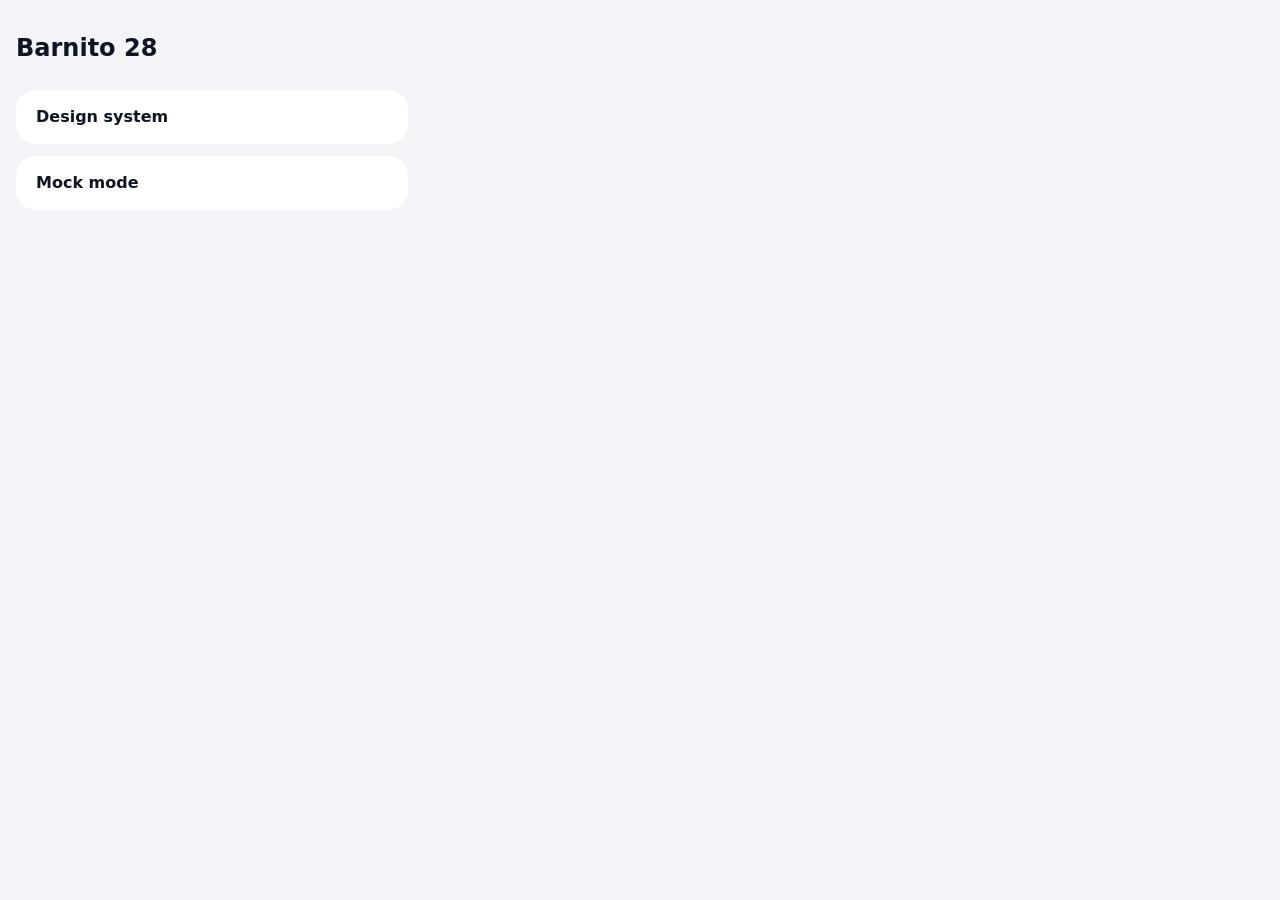
<file: index.html>
<!doctype html>
<html lang="en-GB">
  <head>
    <meta charset="utf-8" />
    <meta name="viewport" content="width=device-width, initial-scale=1" />
    <meta name="robots" content="noindex, nofollow" />
    <title>Barnito 28</title>
    <style>
      body { margin: 0; padding: 2rem 1rem; background: #f2f4f7; color: #101525; font: 600 1rem/1.4 system-ui, sans-serif; }
      h1 { margin: 0 0 1.5rem; font-size: 1.5rem; }
      a { display: block; max-width: 22rem; margin: 0 0 0.75rem; padding: 1rem 1.25rem; border-radius: 1.25rem; background: #fff; color: inherit; text-decoration: none; }
    </style>
  </head>
  <body>
    <h1>Barnito 28</h1>
    <a href="./kit/">Design system</a>
    <a href="./app/">Mock mode</a>
  </body>
</html>
</file>
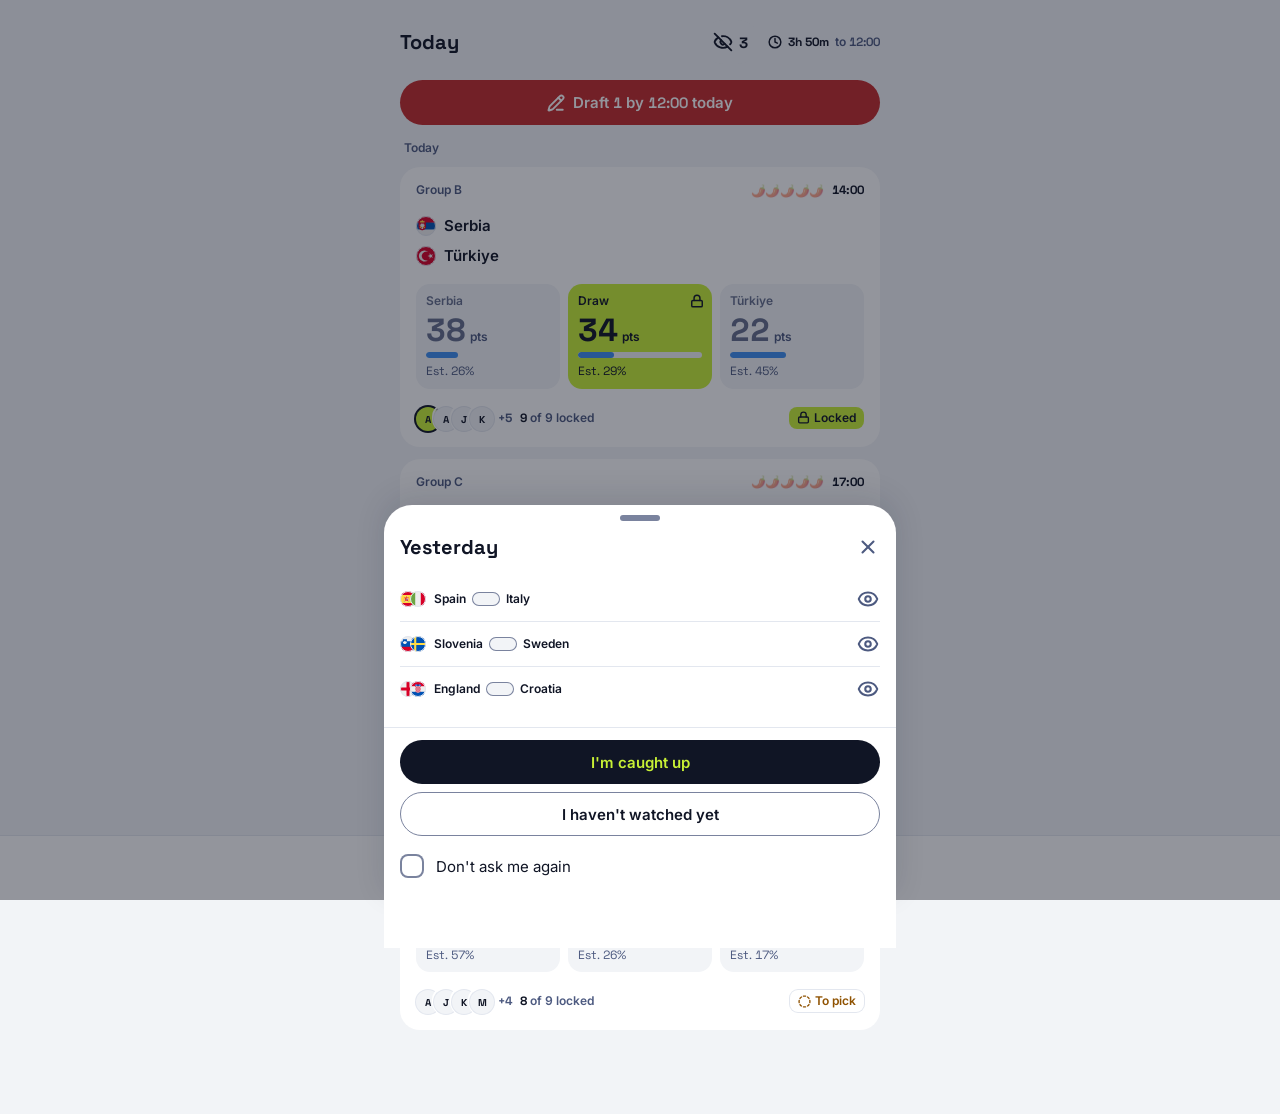
<file: app/index.html>
<!doctype html>
<html lang="en-GB" data-tournament="euro-2028">
  <head>
    <meta charset="utf-8" />
    <meta name="viewport" content="width=device-width, initial-scale=1, viewport-fit=cover" />
    <meta name="theme-color" content="#F2F4F7" />
    <meta name="robots" content="noindex, nofollow" />
    <meta name="apple-mobile-web-app-capable" content="yes" />
    <meta name="mobile-web-app-capable" content="yes" />
    <meta name="apple-mobile-web-app-status-bar-style" content="default" />
    <meta name="apple-mobile-web-app-title" content="Barnito" />
    <title>Barnito 28</title>
    <link rel="manifest" href="./manifest.webmanifest" />
    <link rel="icon" href="./icon.svg" type="image/svg+xml" />
    <link rel="apple-touch-icon" href="./icon-180.png" />
    <script type="module" crossorigin src="./assets/index-CTSO-wes.js"></script>
    <link rel="stylesheet" crossorigin href="./assets/index-DPwINLzW.css">
  </head>
  <body>
    <div id="root"></div>
  </body>
</html>
</file>
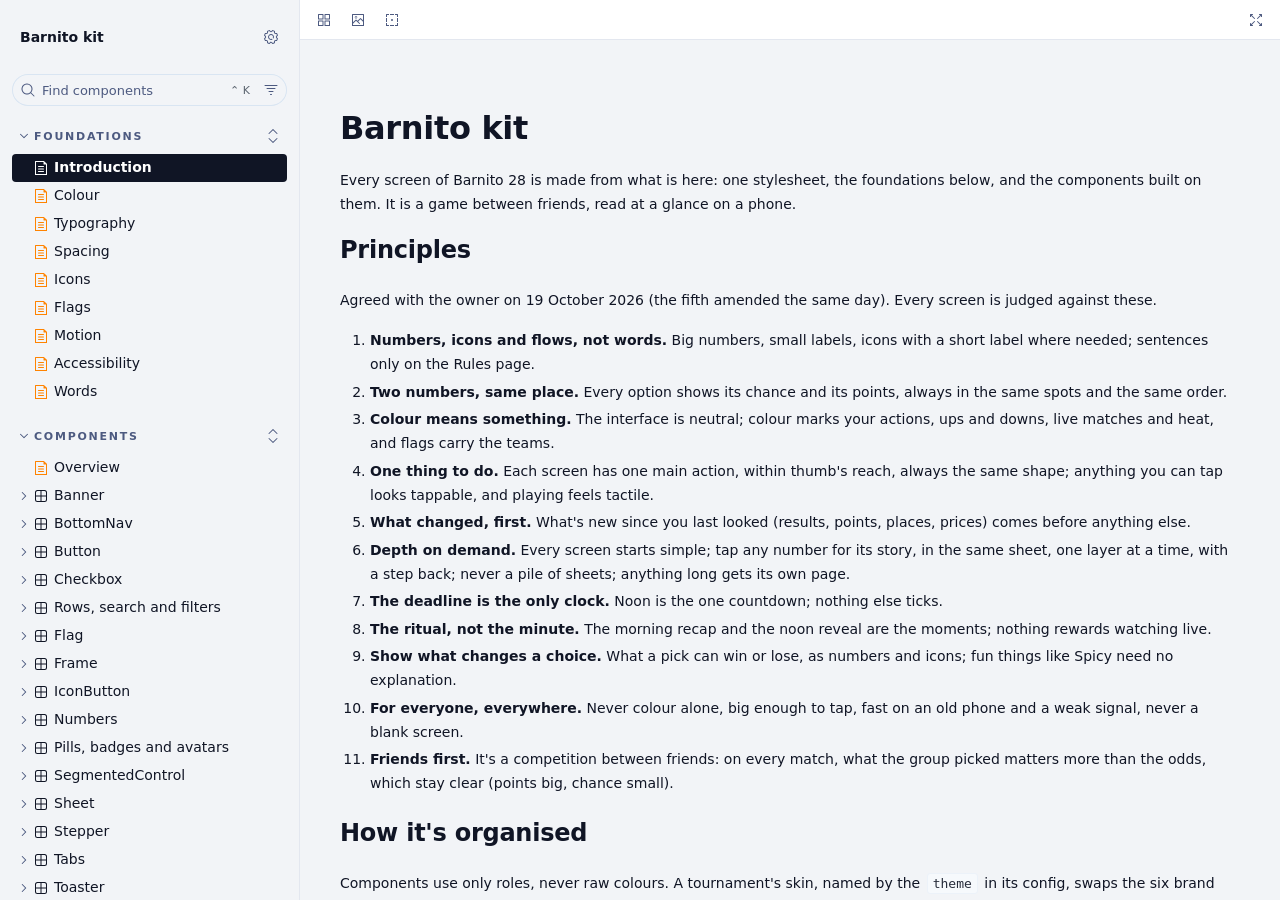
<file: kit/index.html>
<!DOCTYPE html>
<html lang="en">
  <head>
    <meta charset="utf-8" />

    <title>storybook - Storybook</title>
    <meta name="viewport" content="width=device-width, initial-scale=1" />

    
    <link rel="icon" type="image/svg+xml" href="./favicon.svg" />
    
    <style>
      @font-face {
        font-family: 'Nunito Sans';
        font-style: normal;
        font-weight: 400;
        font-display: swap;
        src: url('./sb-common-assets/nunito-sans-regular.woff2') format('woff2');
      }

      @font-face {
        font-family: 'Nunito Sans';
        font-style: italic;
        font-weight: 400;
        font-display: swap;
        src: url('./sb-common-assets/nunito-sans-italic.woff2') format('woff2');
      }

      @font-face {
        font-family: 'Nunito Sans';
        font-style: normal;
        font-weight: 700;
        font-display: swap;
        src: url('./sb-common-assets/nunito-sans-bold.woff2') format('woff2');
      }

      @font-face {
        font-family: 'Nunito Sans';
        font-style: italic;
        font-weight: 700;
        font-display: swap;
        src: url('./sb-common-assets/nunito-sans-bold-italic.woff2') format('woff2');
      }
    </style>

    <link href="./sb-manager/runtime.js" rel="modulepreload" />

    
    <link href="./sb-addons/storybook-core-server-presets-0/common-manager-bundle.js" rel="modulepreload" />
    
    <link href="./sb-addons/docs-1/manager-bundle.js" rel="modulepreload" />
    
    <link href="./sb-addons/a11y-2/manager-bundle.js" rel="modulepreload" />
    
    <link href="./sb-addons/vitest-3/manager-bundle.js" rel="modulepreload" />
    
    <link href="./sb-addons/packages-ui-storybook-4/manager-bundle.js" rel="modulepreload" />
      <meta name="robots" content="noindex, nofollow" /> 

    <style>
      #storybook-root[hidden] {
        display: none !important;
      }
    </style>

    
  </head>
  <body>
    <div id="root"></div>

    
    <script>
      
        
          window['FEATURES'] = {
  "actions": true,
  "argTypeTargetsV7": true,
  "babelRemoveBugfixes": false,
  "backgrounds": true,
  "changeDetection": true,
  "componentsManifest": false,
  "controls": true,
  "disallowImplicitActionsInRenderV8": true,
  "highlight": true,
  "interactions": true,
  "legacyDecoratorFileOrder": false,
  "measure": true,
  "outline": true,
  "menuOnboardingChecklist": true,
  "sidebarOnboardingChecklist": true,
  "viewport": true
};
        
      
        
          window['REFS'] = {};
        
      
        
          window['LOGLEVEL'] = "info";
        
      
        
          window['DOCS_OPTIONS'] = {
  "defaultName": "Docs"
};
        
      
        
          window['CONFIG_TYPE'] = "PRODUCTION";
        
      
        
          window['DOCGEN_STORY_PREPARED'] = false;
        
      
        
      
        
      
        
          window['TAGS_OPTIONS'] = {};
        
      
        
          window['STORYBOOK_BUILDER'] = "vite";
        
      
        
          window['STORYBOOK_FRAMEWORK'] = "react-vite";
        
      
        
          window['STORYBOOK_RENDERER'] = "react";
        
      
        
      
    </script>
    

    <script type="module">
      import './sb-manager/globals-runtime.js';

      
        import './sb-addons/storybook-core-server-presets-0/common-manager-bundle.js';
      
        import './sb-addons/docs-1/manager-bundle.js';
      
        import './sb-addons/a11y-2/manager-bundle.js';
      
        import './sb-addons/vitest-3/manager-bundle.js';
      
        import './sb-addons/packages-ui-storybook-4/manager-bundle.js';
      

      import './sb-manager/runtime.js';
    </script>
  </body>
</html>
</file>
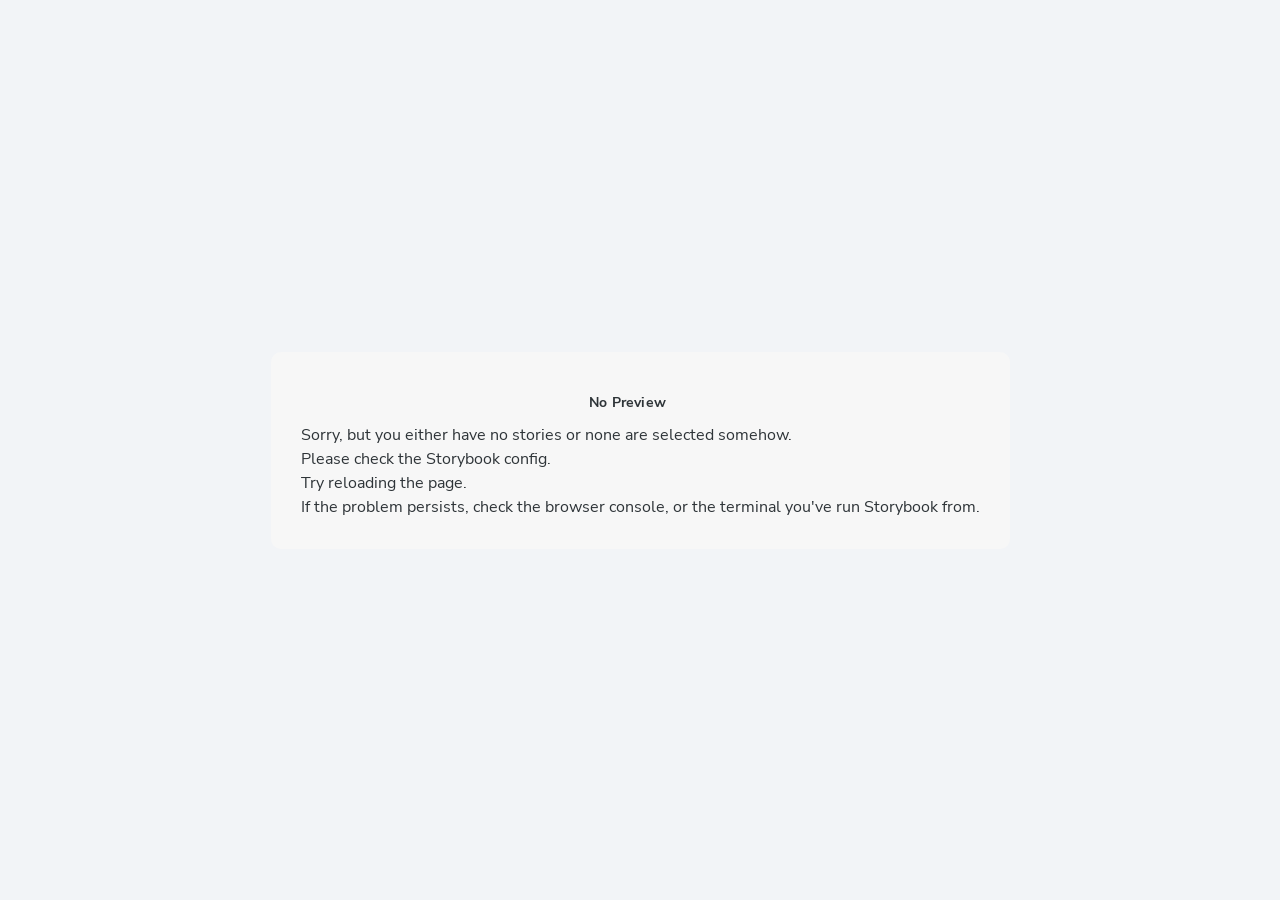
<file: kit/iframe.html>
<!doctype html>
<!--suppress HtmlUnknownTarget -->
<html lang="en">
  <head><script type="module" src="./vite-inject-mocker-entry.js"></script>
    <meta charset="utf-8" />
    <title>Storybook</title>
    <meta name="viewport" content="width=device-width, initial-scale=1" />

    <style>@font-face{font-family:Nunito Sans;font-style:normal;font-weight:400;font-display:swap;src:url(./sb-common-assets/nunito-sans-regular.woff2)format("woff2")}@font-face{font-family:Nunito Sans;font-style:italic;font-weight:400;font-display:swap;src:url(./sb-common-assets/nunito-sans-italic.woff2)format("woff2")}@font-face{font-family:Nunito Sans;font-style:normal;font-weight:700;font-display:swap;src:url(./sb-common-assets/nunito-sans-bold.woff2)format("woff2")}@font-face{font-family:Nunito Sans;font-style:italic;font-weight:700;font-display:swap;src:url(./sb-common-assets/nunito-sans-bold-italic.woff2)format("woff2")}</style>

    <script>
      window.CONFIG_TYPE = 'PRODUCTION';
      window.LOGLEVEL = 'info';
      window.FRAMEWORK_OPTIONS = {};
      window.CHANNEL_OPTIONS = {};
      window.FEATURES = {"actions":true,"argTypeTargetsV7":true,"babelRemoveBugfixes":false,"backgrounds":true,"changeDetection":true,"componentsManifest":false,"controls":true,"disallowImplicitActionsInRenderV8":true,"highlight":true,"interactions":true,"legacyDecoratorFileOrder":false,"measure":true,"outline":true,"menuOnboardingChecklist":true,"sidebarOnboardingChecklist":true,"viewport":true};
      window.STORIES = [{"titlePrefix":"","directory":"./packages/ui/src","files":"**/*.mdx","importPathMatcher":"^\\.[\\\\/](?:packages\\/ui\\/src(?:\\/(?!\\.)(?:(?:(?!(?:^|\\/)\\.).)*?)\\/|\\/|$)(?!\\.)(?=.)[^/]*?\\.mdx)$"},{"titlePrefix":"","directory":"./packages/ui/src","files":"**/*.stories.tsx","importPathMatcher":"^\\.[\\\\/](?:packages\\/ui\\/src(?:\\/(?!\\.)(?:(?:(?!(?:^|\\/)\\.).)*?)\\/|\\/|$)(?!\\.)(?=.)[^/]*?\\.stories\\.tsx)$"},{"titlePrefix":"","directory":"./apps/web/src","files":"**/*.stories.tsx","importPathMatcher":"^\\.[\\\\/](?:apps\\/web\\/src(?:\\/(?!\\.)(?:(?:(?!(?:^|\\/)\\.).)*?)\\/|\\/|$)(?!\\.)(?=.)[^/]*?\\.stories\\.tsx)$"}];
      window.DOCS_OPTIONS = {"defaultName":"Docs"};
      window.TAGS_OPTIONS = {};

      

      // We do this so that "module && module.hot" etc. in Storybook source code
      // doesn't fail (it will simply be disabled)
      window.module = undefined;
      window.global = window;
    </script>
    <base target="_parent" />

<style>
  /* While we aren't showing the main block yet, but still preparing, we want everything the user has rendered, which may or may not be in #storybook-root, to be display none */
  .sb-show-preparing-story:not(.sb-show-main) > :not(.sb-preparing-story) {
    display: none;
  }

  .sb-show-preparing-docs:not(.sb-show-main) > :not(.sb-preparing-docs) {
    display: none;
  }

  /* Hide our own blocks when we aren't supposed to be showing them */
  :not(.sb-show-preparing-story) > .sb-preparing-story,
  :not(.sb-show-preparing-docs) > .sb-preparing-docs,
  :not(.sb-show-nopreview) > .sb-nopreview,
  :not(.sb-show-errordisplay) > .sb-errordisplay {
    display: none;
  }

  .sb-show-main.sb-main-centered {
    margin: 0;
    display: flex;
    align-items: center;
    min-height: 100vh;
  }

  .sb-show-main.sb-main-centered #storybook-root {
    box-sizing: border-box;
    margin: auto;
    padding: 1rem;
    max-height: 100%;
    /* Hack for centering correctly in IE11 */
  }

  /* Vertical centering fix for IE11 */
  @media screen and (-ms-high-contrast: none), (-ms-high-contrast: active) {
    .sb-show-main.sb-main-centered:after {
      content: '';
      min-height: inherit;
      font-size: 0;
    }
  }

  .sb-show-main.sb-main-fullscreen {
    margin: 0;
    padding: 0;
    display: block;
  }

  .sb-show-main.sb-main-padded {
    margin: 0;
    padding: 1rem;
    display: block;
    box-sizing: border-box;
  }

  .sb-wrapper {
    position: fixed;
    top: 0;
    bottom: 0;
    left: 0;
    right: 0;
    box-sizing: border-box;

    padding: 40px;
    font-family:
      'Nunito Sans',
      -apple-system,
      '.SFNSText-Regular',
      'San Francisco',
      BlinkMacSystemFont,
      'Segoe UI',
      'Helvetica Neue',
      Helvetica,
      Arial,
      sans-serif;
    -webkit-font-smoothing: antialiased;
    overflow: auto;
  }

  @media (max-width: 700px) {
    .sb-wrapper {
      padding: 20px;
    }
  }

  @media (max-width: 500px) {
    .sb-wrapper {
      padding: 10px;
    }
  }

  .sb-heading {
    font-size: 14px;
    font-weight: 600;
    letter-spacing: 0.2px;
    margin: 10px 0;
    padding-right: 25px;
  }

  .sb-nopreview {
    display: flex;
    align-content: center;
    justify-content: center;
    box-sizing: border-box;
  }

  .sb-nopreview_main {
    margin: auto;
    padding: 30px;
    border-radius: 10px;
    background: rgb(247, 247, 247);
    color: rgb(46, 52, 56);
  }

  .sb-nopreview_main * {
    background: rgb(247, 247, 247);
    color: rgb(46, 52, 56);
  }

  .sb-nopreview_heading {
    text-align: center;
  }

  .sb-errordisplay {
    background: #f6f9fc;
    color: black;
    z-index: 999999;
    width: 100vw;
    min-height: 100vh;
    box-sizing: border-box;
  }

  .sb-errordisplay_main {
    margin: auto;
    padding: 24px;
    display: flex;
    box-sizing: border-box;

    flex-direction: column;
    min-height: 100%;
    width: 100%;
    border-radius: 6px;
    background: white;
    color: black;
    border: 1px solid #ff0000;
    box-shadow: 0 0 64px rgba(0, 0, 0, 0.1);
    gap: 24px;
  }

  .sb-errordisplay_main ol {
    padding-left: 18px;
    margin: 0;
  }

  /* Redefine colors to ensure readability regardless of user-provided * selectors. */
  .sb-errordisplay_main * {
    background: white;
    color: black;
  }

  /* Exclude error code block from the universal reset to preserve ANSI colors and dark theme */
  .sb-errordisplay_main .sb-errordisplay_code,
  .sb-errordisplay_main .sb-errordisplay_code * {
    background: #242424;
    color: #c6c6c6;
  }

  .sb-errordisplay_main h1 {
    font-family: inherit;
    font-size: 22px;
    font-weight: 400;
    line-height: 30px;
    margin: 0;
  }

  .sb-errordisplay_main h1::before {
    content: '';
    display: inline-block;
    width: 12px;
    height: 12px;
    background: #ff4400;
    border-radius: 50%;
    margin-right: 8px;
  }

  .sb-errordisplay_main p,
  .sb-errordisplay_main ol {
    font-family: inherit;
    font-size: 14px;
    font-weight: 400;
    line-height: 19px;
    margin: 0;
  }

  .sb-errordisplay_main li + li {
    margin: 0;
    padding: 0;
    padding-top: 12px;
  }

  .sb-errordisplay_main a {
    color: currentColor;
  }

  .sb-errordisplay_main .sb-errordisplay_code {
    padding: 10px;
    flex: 1;
    background: #242424;
    color: #c6c6c6;
    box-sizing: border-box;

    font-size: 14px;
    font-weight: 400;
    line-height: 19px;
    border-radius: 4px;

    font-family:
      'Operator Mono', 'Fira Code Retina', 'Fira Code', 'FiraCode-Retina', 'Andale Mono',
      'Lucida Console', Consolas, Monaco, monospace;
    margin: 0;
    overflow: auto;
  }

  .sb-errordisplay_main .sb-errordisplay_code code {
    background-color: inherit;
    color: inherit;
  }

  .sb-errordisplay_main .sb-errordisplay_code {
    white-space: pre-wrap;
  }

  @-webkit-keyframes sb-rotate360 {
    from {
      transform: rotate(0deg);
    }

    to {
      transform: rotate(360deg);
    }
  }

  @keyframes sb-rotate360 {
    from {
      transform: rotate(0deg);
    }

    to {
      transform: rotate(360deg);
    }
  }

  @-webkit-keyframes sb-glow {
    0%,
    100% {
      opacity: 1;
    }

    50% {
      opacity: 0.4;
    }
  }

  @keyframes sb-glow {
    0%,
    100% {
      opacity: 1;
    }

    50% {
      opacity: 0.4;
    }
  }

  /* We display the preparing loaders *over* the rendering story */
  .sb-preparing-story,
  .sb-preparing-docs {
    background-color: white;
    /* Maximum possible z-index. It would be better to use stacking contexts to ensure it's always
    on top, but this isn't possible as it would require making CSS changes that could affect user code */
    z-index: 2147483647;
  }

  .sb-loader {
    -webkit-animation: sb-rotate360 0.7s linear infinite;
    animation: sb-rotate360 0.7s linear infinite;
    border-color: rgba(97, 97, 97, 0.29);
    border-radius: 50%;
    border-style: solid;
    border-top-color: #646464;
    border-width: 2px;
    display: inline-block;
    height: 32px;
    left: 50%;
    margin-left: -16px;
    margin-top: -16px;
    mix-blend-mode: difference;
    overflow: hidden;
    position: absolute;
    top: 50%;
    transition: all 200ms ease-out;
    vertical-align: top;
    width: 32px;
    z-index: 4;
  }

  .sb-previewBlock {
    background: #fff;
    border: 1px solid rgba(0, 0, 0, 0.1);
    border-radius: 4px;
    box-shadow: rgba(0, 0, 0, 0.1) 0 1px 3px 0;
    margin: 25px auto 40px;
    max-width: 600px;
  }

  .sb-previewBlock_header {
    align-items: center;
    box-shadow: rgba(0, 0, 0, 0.1) 0 -1px 0 0 inset;
    display: flex;
    gap: 14px;
    height: 40px;
    padding: 0 12px;
  }

  .sb-previewBlock_icon {
    -webkit-animation: sb-glow 1.5s ease-in-out infinite;
    animation: sb-glow 1.5s ease-in-out infinite;
    background: #e6e6e6;
    height: 14px;
    width: 14px;
  }

  .sb-previewBlock_icon:last-child {
    margin-left: auto;
  }

  .sb-previewBlock_body {
    -webkit-animation: sb-glow 1.5s ease-in-out infinite;
    animation: sb-glow 1.5s ease-in-out infinite;
    height: 182px;
    position: relative;
  }

  .sb-argstableBlock {
    border-collapse: collapse;
    border-spacing: 0;
    font-size: 13px;
    line-height: 20px;
    margin: 25px auto 40px;
    max-width: 600px;
    text-align: left;
    width: 100%;
  }

  .sb-argstableBlock th:first-of-type,
  .sb-argstableBlock td:first-of-type {
    padding-left: 20px;
  }

  .sb-argstableBlock th:nth-of-type(2),
  .sb-argstableBlock td:nth-of-type(2) {
    width: 35%;
  }

  .sb-argstableBlock th:nth-of-type(3),
  .sb-argstableBlock td:nth-of-type(3) {
    width: 15%;
  }

  .sb-argstableBlock th:last-of-type,
  .sb-argstableBlock td:last-of-type {
    width: 25%;
    padding-right: 20px;
  }

  .sb-argstableBlock th span,
  .sb-argstableBlock td span {
    -webkit-animation: sb-glow 1.5s ease-in-out infinite;
    animation: sb-glow 1.5s ease-in-out infinite;
    background-color: rgba(0, 0, 0, 0.1);
    border-radius: 0;
    box-shadow: none;
    color: transparent;
  }

  .sb-argstableBlock th {
    padding: 10px 15px;
  }

  .sb-argstableBlock-body {
    border-radius: 4px;
    box-shadow:
      rgba(0, 0, 0, 0.1) 0 1px 3px 1px,
      rgba(0, 0, 0, 0.065) 0 0 0 1px;
  }

  .sb-argstableBlock-body tr {
    background: transparent;
    overflow: hidden;
  }

  .sb-argstableBlock-body tr:not(:first-child) {
    border-top: 1px solid #e6e6e6;
  }

  .sb-argstableBlock-body tr:first-child td:first-child {
    border-top-left-radius: 4px;
  }

  .sb-argstableBlock-body tr:first-child td:last-child {
    border-top-right-radius: 4px;
  }

  .sb-argstableBlock-body tr:last-child td:first-child {
    border-bottom-left-radius: 4px;
  }

  .sb-argstableBlock-body tr:last-child td:last-child {
    border-bottom-right-radius: 4px;
  }

  .sb-argstableBlock-body td {
    background: #fff;
    padding-bottom: 10px;
    padding-top: 10px;
    vertical-align: top;
  }

  .sb-argstableBlock-body td:not(:first-of-type) {
    padding-left: 15px;
    padding-right: 15px;
  }

  .sb-argstableBlock-body button {
    -webkit-animation: sb-glow 1.5s ease-in-out infinite;
    animation: sb-glow 1.5s ease-in-out infinite;
    background-color: rgba(0, 0, 0, 0.1);
    border: 0;
    border-radius: 0;
    box-shadow: none;
    color: transparent;
    display: inline;
    font-size: 12px;
    line-height: 1;
    padding: 10px 16px;
  }

  .sb-argstableBlock-summary {
    margin-top: 4px;
  }

  .sb-argstableBlock-code {
    margin-right: 4px;
    margin-bottom: 4px;
    padding: 2px 5px;
  }

  .sb-sr-only,
  .sb-hidden-until-focus:not(:focus) {
    position: absolute;
    width: 1px;
    height: 1px;
    padding: 0px;
    margin: -1px;
    overflow: hidden;
    clip: rect(0, 0, 0, 0);
    border: none;
  }

  .sb-hidden-until-focus {
    opacity: 0;
    transition: opacity 150ms ease-out;
  }

  .sb-hidden-until-focus:focus {
    opacity: 1;
  }
</style>

<script>
  /* globals window */
  try {
    if (window.top !== window) {
      window.__REACT_DEVTOOLS_GLOBAL_HOOK__ = window.top.__REACT_DEVTOOLS_GLOBAL_HOOK__;
      window.__VUE_DEVTOOLS_GLOBAL_HOOK__ = window.top.__VUE_DEVTOOLS_GLOBAL_HOOK__;
      window.top.__VUE_DEVTOOLS_CONTEXT__ = window.document;
    }
  } catch (e) {
    // eslint-disable-next-line no-console
    console.warn('unable to connect to top frame for connecting dev tools');
  }
</script>
<meta name="robots" content="noindex, nofollow" />
    <script type="module" crossorigin src="./assets/iframe-BWEE7AlC.js"></script>
    <link rel="modulepreload" crossorigin href="./assets/rolldown-runtime-DkW27tQK.js">
    <link rel="modulepreload" crossorigin href="./assets/preload-helper-s6jzklqy.js">
    <link rel="modulepreload" crossorigin href="./assets/react-DCluhXK3.js">
    <link rel="modulepreload" crossorigin href="./assets/chunk-7PIQR4A3-BGgO7bU4.js">
    <link rel="modulepreload" crossorigin href="./assets/chunk-DRQKCCAG-CjJcnGXS.js">
    <link rel="modulepreload" crossorigin href="./assets/theming-DurKLTjC.js">
    <link rel="modulepreload" crossorigin href="./assets/iframe-69Qtuo65.js">
    <link rel="stylesheet" crossorigin href="./assets/iframe-DAvuUkpd.css">
  </head>

  <body>
    <div class="sb-preparing-story sb-wrapper">
  <div class="sb-loader"></div>
</div>

<div class="sb-preparing-docs sb-wrapper">
  <div class="sb-previewBlock">
    <div class="sb-previewBlock_header">
      <div class="sb-previewBlock_icon"></div>
      <div class="sb-previewBlock_icon"></div>
      <div class="sb-previewBlock_icon"></div>
      <div class="sb-previewBlock_icon"></div>
    </div>
    <div class="sb-previewBlock_body">
      <div class="sb-loader"></div>
    </div>
  </div>
  <table aria-hidden="true" class="sb-argstableBlock">
    <thead class="sb-argstableBlock-head">
      <tr>
        <th><span>Name</span></th>
        <th><span>Description</span></th>
        <th><span>Default</span></th>
        <th><span>Control </span></th>
      </tr>
    </thead>
    <tbody class="sb-argstableBlock-body">
      <tr>
        <td><span>propertyName</span><span title="Required">*</span></td>
        <td>
          <div><span>This is a short description</span></div>
          <div class="sb-argstableBlock-summary">
            <div><span class="sb-argstableBlock-code">summary</span></div>
          </div>
        </td>
        <td>
          <div><span class="sb-argstableBlock-code">defaultValue</span></div>
        </td>
        <td><button>Set string</button></td>
      </tr>
      <tr>
        <td><span>propertyName</span><span>*</span></td>
        <td>
          <div><span>This is a short description</span></div>
          <div class="sb-argstableBlock-summary">
            <div><span class="sb-argstableBlock-code">summary</span></div>
          </div>
        </td>
        <td>
          <div><span class="sb-argstableBlock-code">defaultValue</span></div>
        </td>
        <td><button>Set string</button></td>
      </tr>
      <tr>
        <td><span>propertyName</span><span>*</span></td>
        <td>
          <div><span>This is a short description</span></div>
          <div class="sb-argstableBlock-summary">
            <div><span class="sb-argstableBlock-code">summary</span></div>
          </div>
        </td>
        <td>
          <div><span class="sb-argstableBlock-code">defaultValue</span></div>
        </td>
        <td><button>Set string</button></td>
      </tr>
    </tbody>
  </table>
</div>

<div class="sb-nopreview sb-wrapper">
  <div class="sb-nopreview_main">
    <h1 class="sb-nopreview_heading sb-heading">No Preview</h1>
    <p>Sorry, but you either have no stories or none are selected somehow.</p>
    <ul>
      <li>Please check the Storybook config.</li>
      <li>Try reloading the page.</li>
    </ul>
    <p>
      If the problem persists, check the browser console, or the terminal you've run Storybook from.
    </p>
  </div>
</div>

<div class="sb-errordisplay sb-wrapper">
  <div class="sb-errordisplay_main">
    <h1 id="error-message"></h1>
    <p>
      The component failed to render properly, likely due to a configuration issue in Storybook.
      Here are some common causes and how you can address them:
    </p>
    <ol>
      <li>
        <strong>Missing Context/Providers</strong>: You can use decorators to supply specific
        contexts or providers, which are sometimes necessary for components to render correctly. For
        detailed instructions on using decorators, please visit the
        <a href="https://storybook.js.org/docs/writing-stories/decorators"
          >Decorators documentation</a
        >.
      </li>
      <li>
        <strong>Misconfigured Webpack or Vite</strong>: Verify that Storybook picks up all necessary
        settings for loaders, plugins, and other relevant parameters. You can find step-by-step
        guides for configuring
        <a href="https://storybook.js.org/docs/builders/webpack">Webpack</a> or
        <a href="https://storybook.js.org/docs/builders/vite">Vite</a>
        with Storybook.
      </li>
      <li>
        <strong>Missing Environment Variables</strong>: Your Storybook may require specific
        environment variables to function as intended. You can set up custom environment variables
        as outlined in the
        <a href="https://storybook.js.org/docs/configure/environment-variables"
          >Environment Variables documentation</a
        >.
      </li>
    </ol>
    <pre class="sb-errordisplay_code"><code id="error-stack"></code></pre>
  </div>
</div>

    <div id="storybook-root"></div>
    <div id="storybook-docs"></div>
    <script>
      function __onViteAppLoadingError(event) {
        const hostname = globalThis.location.hostname;
        if (hostname !== 'localhost' && globalThis.CONFIG_TYPE === 'DEVELOPMENT') {
          const message = `Failed to load the Storybook preview file 'vite-app.js':

      It looks like you're visiting the Storybook development server on another hostname than localhost: '${hostname}', but you haven't configured the necessary security features to support this.
      Please re-run your Storybook development server with the '--host ${hostname}' flag, or manually configure your Vite allowedHosts configuration with viteFinal.

      See:`;
          const docs = [
            'https://storybook.js.org/docs/api/cli-options#dev',
            'https://storybook.js.org/docs/api/main-config/main-config-vite-final',
            'https://vite.dev/config/server-options.html#server-allowedhosts',
          ];
          console.error(`${message}\n${docs.map((doc) => `- ${doc}`).join('\n')}`);

          document.getElementById('storybook-root').innerHTML =
            `<p style="color: red; max-width: 70ch">${message.replaceAll(
              '\n',
              '<br/>'
            )}<ul>${docs.map((doc) => `<li><a href='${doc}' target='_blank'>${doc}</a></li>`).join('')}</ul></p>`;
          return;
        }
      }
    </script>
  </body>
</html>
</file>
<file: app/assets/index-DPwINLzW.css>
@font-face{font-family:Inter Variable;font-style:normal;font-display:swap;font-weight:100 900;src:url(./inter-cyrillic-ext-wght-normal-BOeWTOD4.woff2)format("woff2-variations");unicode-range:U+460-52F,U+1C80-1C8A,U+20B4,U+2DE0-2DFF,U+A640-A69F,U+FE2E-FE2F}@font-face{font-family:Inter Variable;font-style:normal;font-display:swap;font-weight:100 900;src:url(./inter-cyrillic-wght-normal-DqGufNeO.woff2)format("woff2-variations");unicode-range:U+301,U+400-45F,U+490-491,U+4B0-4B1,U+2116}@font-face{font-family:Inter Variable;font-style:normal;font-display:swap;font-weight:100 900;src:url(./inter-greek-ext-wght-normal-DlzME5K_.woff2)format("woff2-variations");unicode-range:U+1F??}@font-face{font-family:Inter Variable;font-style:normal;font-display:swap;font-weight:100 900;src:url(./inter-greek-wght-normal-CkhJZR-_.woff2)format("woff2-variations");unicode-range:U+370-377,U+37A-37F,U+384-38A,U+38C,U+38E-3A1,U+3A3-3FF}@font-face{font-family:Inter Variable;font-style:normal;font-display:swap;font-weight:100 900;src:url(./inter-vietnamese-wght-normal-CBcvBZtf.woff2)format("woff2-variations");unicode-range:U+102-103,U+110-111,U+128-129,U+168-169,U+1A0-1A1,U+1AF-1B0,U+300-301,U+303-304,U+308-309,U+323,U+329,U+1EA0-1EF9,U+20AB}@font-face{font-family:Inter Variable;font-style:normal;font-display:swap;font-weight:100 900;src:url(./inter-latin-ext-wght-normal-DO1Apj_S.woff2)format("woff2-variations");unicode-range:U+100-2BA,U+2BD-2C5,U+2C7-2CC,U+2CE-2D7,U+2DD-2FF,U+304,U+308,U+329,U+1D00-1DBF,U+1E00-1E9F,U+1EF2-1EFF,U+2020,U+20A0-20AB,U+20AD-20C0,U+2113,U+2C60-2C7F,U+A720-A7FF}@font-face{font-family:Inter Variable;font-style:normal;font-display:swap;font-weight:100 900;src:url(./inter-latin-wght-normal-Dx4kXJAl.woff2)format("woff2-variations");unicode-range:U+??,U+131,U+152-153,U+2BB-2BC,U+2C6,U+2DA,U+2DC,U+304,U+308,U+329,U+2000-206F,U+20AC,U+2122,U+2191,U+2193,U+2212,U+2215,U+FEFF,U+FFFD}@font-face{font-family:Space Grotesk Variable;font-style:normal;font-display:swap;font-weight:300 700;src:url(./space-grotesk-vietnamese-wght-normal-D0rl6rjA.woff2)format("woff2-variations");unicode-range:U+102-103,U+110-111,U+128-129,U+168-169,U+1A0-1A1,U+1AF-1B0,U+300-301,U+303-304,U+308-309,U+323,U+329,U+1EA0-1EF9,U+20AB}@font-face{font-family:Space Grotesk Variable;font-style:normal;font-display:swap;font-weight:300 700;src:url(./space-grotesk-latin-ext-wght-normal-D9tNdqV9.woff2)format("woff2-variations");unicode-range:U+100-2BA,U+2BD-2C5,U+2C7-2CC,U+2CE-2D7,U+2DD-2FF,U+304,U+308,U+329,U+1D00-1DBF,U+1E00-1E9F,U+1EF2-1EFF,U+2020,U+20A0-20AB,U+20AD-20C0,U+2113,U+2C60-2C7F,U+A720-A7FF}@font-face{font-family:Space Grotesk Variable;font-style:normal;font-display:swap;font-weight:300 700;src:url(./space-grotesk-latin-wght-normal-BhU9QXUp.woff2)format("woff2-variations");unicode-range:U+??,U+131,U+152-153,U+2BB-2BC,U+2C6,U+2DA,U+2DC,U+304,U+308,U+329,U+2000-206F,U+20AC,U+2122,U+2191,U+2193,U+2212,U+2215,U+FEFF,U+FFFD}@layer properties{@supports (((-webkit-hyphens:none)) and (not (margin-trim:inline))) or ((-moz-orient:inline) and (not (color:rgb(from red r g b)))){*,:before,:after,::backdrop{--tw-translate-x:0;--tw-translate-y:0;--tw-translate-z:0;--tw-scale-x:1;--tw-scale-y:1;--tw-scale-z:1;--tw-rotate-x:initial;--tw-rotate-y:initial;--tw-rotate-z:initial;--tw-skew-x:initial;--tw-skew-y:initial;--tw-scroll-snap-strictness:proximity;--tw-space-x-reverse:0;--tw-divide-y-reverse:0;--tw-border-style:solid;--tw-leading:initial;--tw-font-weight:initial;--tw-tracking:initial;--tw-ordinal:initial;--tw-slashed-zero:initial;--tw-numeric-figure:initial;--tw-numeric-spacing:initial;--tw-numeric-fraction:initial;--tw-shadow:0 0 #0000;--tw-shadow-color:initial;--tw-shadow-alpha:100%;--tw-inset-shadow:0 0 #0000;--tw-inset-shadow-color:initial;--tw-inset-shadow-alpha:100%;--tw-ring-color:initial;--tw-ring-shadow:0 0 #0000;--tw-inset-ring-color:initial;--tw-inset-ring-shadow:0 0 #0000;--tw-ring-inset:initial;--tw-ring-offset-width:0px;--tw-ring-offset-color:#fff;--tw-ring-offset-shadow:0 0 #0000;--tw-outline-style:solid;--tw-blur:initial;--tw-brightness:initial;--tw-contrast:initial;--tw-grayscale:initial;--tw-hue-rotate:initial;--tw-invert:initial;--tw-opacity:initial;--tw-saturate:initial;--tw-sepia:initial;--tw-drop-shadow:initial;--tw-drop-shadow-color:initial;--tw-drop-shadow-alpha:100%;--tw-drop-shadow-size:initial;--tw-duration:initial;--tw-ease:initial;--tw-content:""}}}@layer theme{:root,:host{--font-sans:"Inter Variable", ui-sans-serif, system-ui, sans-serif;--font-mono:ui-monospace, SFMono-Regular, Menlo, Monaco, Consolas, "Liberation Mono", "Courier New", monospace;--spacing:.25rem;--container-sm:24rem;--container-lg:32rem;--font-weight-normal:400;--font-weight-medium:500;--font-weight-semibold:600;--font-weight-bold:700;--tracking-tight:-.025em;--radius-xs:.125rem;--animate-spin:spin 1s linear infinite;--animate-pulse:pulse 2s cubic-bezier(.4, 0, .6, 1) infinite;--default-transition-duration:var(--transition-duration-quick);--default-transition-timing-function:var(--ease-spring);--default-font-family:var(--font-sans);--default-mono-font-family:var(--font-mono);--color-bg:var(--lightningcss-light,var(--p-paper))var(--lightningcss-dark,var(--p-night));--color-surface:var(--lightningcss-light,var(--p-white))var(--lightningcss-dark,var(--p-night-raised));--color-surface-sunken:var(--lightningcss-light,var(--p-paper))var(--lightningcss-dark,var(--p-night-sunken));--color-line:var(--lightningcss-light,var(--p-mist))var(--lightningcss-dark,var(--p-night-line));--color-line-strong:var(--lightningcss-light,var(--p-slate-400))var(--lightningcss-dark,var(--p-night-slate));--color-fg:var(--lightningcss-light,var(--p-ink))var(--lightningcss-dark,var(--p-snow));--color-fg-muted:var(--lightningcss-light,var(--p-slate-600))var(--lightningcss-dark,var(--p-night-muted));--color-fg-faint:var(--lightningcss-light,var(--p-slate-500))var(--lightningcss-dark,var(--p-night-faint));--color-gain:var(--lightningcss-light,var(--p-green))var(--lightningcss-dark,var(--p-green-light));--color-loss:var(--lightningcss-light,var(--p-red))var(--lightningcss-dark,var(--p-red-light));--color-warn:var(--lightningcss-light,var(--p-amber-ink))var(--lightningcss-dark,var(--p-amber-light));--color-warn-solid:var(--lightningcss-light,var(--p-amber))var(--lightningcss-dark,var(--p-amber));--color-on-warn:var(--lightningcss-light,var(--p-ink))var(--lightningcss-dark,var(--p-ink));--color-urgent:var(--lightningcss-light,var(--p-red))var(--lightningcss-dark,var(--p-red-light));--color-warn-soft:var(--lightningcss-light,var(--p-amber-soft))var(--lightningcss-dark,var(--p-amber-night));--color-urgent-soft:var(--lightningcss-light,var(--p-red-soft))var(--lightningcss-dark,var(--p-red-night));--color-on-urgent:var(--lightningcss-light,var(--p-white))var(--lightningcss-dark,var(--p-ink));--color-live:var(--lightningcss-light,var(--p-raspberry))var(--lightningcss-dark,var(--p-raspberry-light));--color-heat:var(--lightningcss-light,var(--p-chilli))var(--lightningcss-dark,var(--p-chilli-light));--color-chance:var(--lightningcss-light,var(--p-sky))var(--lightningcss-dark,var(--p-sky-light));--color-longshot:var(--lightningcss-light,var(--p-magenta-ink))var(--lightningcss-dark,var(--p-magenta-light));--color-series-home:var(--lightningcss-light,var(--p-sky))var(--lightningcss-dark,var(--p-sky-night));--color-series-draw:var(--lightningcss-light,var(--p-violet))var(--lightningcss-dark,var(--p-violet-night));--color-series-away:var(--lightningcss-light,var(--p-magenta))var(--lightningcss-dark,var(--p-magenta));--color-brand:var(--lightningcss-light,var(--p-ink))var(--lightningcss-dark,var(--p-lime));--color-on-brand:var(--lightningcss-light,var(--p-lime))var(--lightningcss-dark,var(--p-ink));--color-brand-fg:var(--lightningcss-light,var(--p-ink))var(--lightningcss-dark,var(--p-lime));--color-mine:var(--lightningcss-light,var(--p-lime))var(--lightningcss-dark,var(--p-lime));--color-on-mine:var(--lightningcss-light,var(--p-ink))var(--lightningcss-dark,var(--p-ink));--color-mine-soft:var(--lightningcss-light,var(--p-lime-soft))var(--lightningcss-dark,var(--p-lime-night));--color-pitch:var(--lightningcss-light,var(--p-green))var(--lightningcss-dark,var(--p-grass-night));--color-on-pitch:var(--lightningcss-light,var(--p-white))var(--lightningcss-dark,var(--p-white));--font-num:"Space Grotesk Variable", ui-sans-serif, system-ui, sans-serif;--text-hero:4.75rem;--text-hero--line-height:.9;--text-header:3rem;--text-header--line-height:1;--text-score:2rem;--text-score--line-height:1;--text-title:1.25rem;--text-title--line-height:1.2;--text-body:.9375rem;--text-body--line-height:1.4;--text-label:.75rem;--text-label--line-height:1.2;--text-input:1rem;--text-input--line-height:1.25;--spacing-gutter:1rem;--spacing-target:2.75rem;--radius-chip:.5rem;--radius-tile:.875rem;--radius-card:1.25rem;--radius-sheet:1.75rem;--radius-button:999px;--shadow-sheet:0 -8px 30px #0f19321f;--shadow-toast:0 8px 24px #0f19322e;--shadow-tray:0 -4px 18px #0f19321a;--transition-duration-quick:.15s;--transition-duration-move:.25s;--ease-spring:cubic-bezier(.32, .72, 0, 1);--animate-layer-in:layer-in var(--transition-duration-move) var(--ease-spring)}}@layer base{*,:after,:before,::backdrop{box-sizing:border-box;border:0 solid;margin:0;padding:0}::file-selector-button{box-sizing:border-box;border:0 solid;margin:0;padding:0}html,:host{-webkit-text-size-adjust:100%;tab-size:4;line-height:1.5;font-family:var(--default-font-family,-apple-system, BlinkMacSystemFont, "Segoe UI", Roboto, "Helvetica Neue", "Noto Sans", Arial, sans-serif, "Apple Color Emoji", "Segoe UI Emoji", "Segoe UI Symbol", "Noto Color Emoji");font-feature-settings:var(--default-font-feature-settings,normal);font-variation-settings:var(--default-font-variation-settings,normal);-webkit-tap-highlight-color:transparent}hr{height:0;color:inherit;border-top-width:1px}abbr:where([title]){-webkit-text-decoration:underline dotted;text-decoration:underline dotted}h1,h2,h3,h4,h5,h6{font-size:inherit;font-weight:inherit}a{color:inherit;-webkit-text-decoration:inherit;-webkit-text-decoration:inherit;-webkit-text-decoration:inherit;-webkit-text-decoration:inherit;text-decoration:inherit}b,strong{font-weight:bolder}code,kbd,samp,pre{font-family:var(--default-mono-font-family,ui-monospace, SFMono-Regular, Menlo, Monaco, Consolas, "Liberation Mono", "Courier New", monospace);font-feature-settings:var(--default-mono-font-feature-settings,normal);font-variation-settings:var(--default-mono-font-variation-settings,normal);font-size:1em}small{font-size:80%}sub,sup{vertical-align:baseline;font-size:75%;line-height:0;position:relative}sub{bottom:-.25em}sup{top:-.5em}table{text-indent:0;border-color:inherit;border-collapse:collapse}:-moz-focusring:where(:not(iframe)){outline:auto}progress{vertical-align:baseline}summary{display:list-item}ol,ul,menu{list-style:none}img,svg,video,canvas,audio,iframe,embed,object{vertical-align:middle;display:block}img,video{max-width:100%;height:auto}button,input,select,optgroup,textarea{font:inherit;font-feature-settings:inherit;font-variation-settings:inherit;letter-spacing:inherit;color:inherit;opacity:1;background-color:#0000;border-radius:0}::file-selector-button{font:inherit;font-feature-settings:inherit;font-variation-settings:inherit;letter-spacing:inherit;color:inherit;opacity:1;background-color:#0000;border-radius:0}:where(select:is([multiple],[size])) optgroup{font-weight:bolder}:where(select:is([multiple],[size])) optgroup option{padding-inline-start:20px}::file-selector-button{margin-inline-end:4px}::placeholder{opacity:1}@supports (not ((-webkit-appearance:-apple-pay-button))) or (contain-intrinsic-size:1px){::placeholder{color:currentColor}@supports (color:color-mix(in lab, red, red)){::placeholder{color:color-mix(in oklab, currentcolor 50%, transparent)}}}textarea{resize:vertical}::-webkit-search-decoration{-webkit-appearance:none}::-webkit-date-and-time-value{min-height:1lh;text-align:inherit}::-webkit-datetime-edit{display:inline-flex}::-webkit-datetime-edit-fields-wrapper{padding:0}::-webkit-datetime-edit{padding-block:0}::-webkit-datetime-edit-year-field{padding-block:0}::-webkit-datetime-edit-month-field{padding-block:0}::-webkit-datetime-edit-day-field{padding-block:0}::-webkit-datetime-edit-hour-field{padding-block:0}::-webkit-datetime-edit-minute-field{padding-block:0}::-webkit-datetime-edit-second-field{padding-block:0}::-webkit-datetime-edit-millisecond-field{padding-block:0}::-webkit-datetime-edit-meridiem-field{padding-block:0}::-webkit-calendar-picker-indicator{line-height:1}:-moz-ui-invalid{box-shadow:none}button,input:where([type=button],[type=reset],[type=submit]){appearance:button}::file-selector-button{appearance:button}::-webkit-inner-spin-button{height:auto}::-webkit-outer-spin-button{height:auto}[hidden]:where(:not([hidden=until-found])){display:none!important}html{background-color:var(--color-bg);color:var(--color-fg)}:where(.font-num){font-variant-numeric:tabular-nums}}@layer components;@layer utilities{.pointer-events-auto{pointer-events:auto}.pointer-events-none{pointer-events:none}.visible{visibility:visible}.sr-only{clip-path:inset(50%);white-space:nowrap;border-width:0;width:1px;height:1px;margin:-1px;padding:0;position:absolute;overflow:hidden}.absolute{position:absolute}.fixed{position:fixed}.relative{position:relative}.sticky{position:sticky}.inset-0{inset:0}.inset-x-0{inset-inline:0}.inset-x-\[-6px\]{inset-inline:-6px}.inset-x-gutter{inset-inline:var(--spacing-gutter)}.inset-y-0{inset-block:0}.-top-1{top:calc(var(--spacing) * -1)}.-top-1\.5{top:calc(var(--spacing) * -1.5)}.-top-2{top:calc(var(--spacing) * -2)}.top-0{top:0}.top-1{top:var(--spacing)}.top-1\/2{top:50%}.top-2{top:calc(var(--spacing) * 2)}.top-2\.5{top:calc(var(--spacing) * 2.5)}.-right-1{right:calc(var(--spacing) * -1)}.-right-1\.5{right:calc(var(--spacing) * -1.5)}.-right-2{right:calc(var(--spacing) * -2)}.right-0{right:0}.right-1{right:var(--spacing)}.right-2{right:calc(var(--spacing) * 2)}.-bottom-1{bottom:calc(var(--spacing) * -1)}.bottom-0{bottom:0}.bottom-4{bottom:calc(var(--spacing) * 4)}.bottom-\[calc\(var\(--size-nav\)\+max\(0\.25rem\,env\(safe-area-inset-bottom\)\)\+1rem\)\]{bottom:calc(var(--size-nav) + max(.25rem, env(safe-area-inset-bottom)) + 1rem)}.left-0{left:0}.left-1{left:var(--spacing)}.left-3{left:calc(var(--spacing) * 3)}.left-4{left:calc(var(--spacing) * 4)}.left-6{left:calc(var(--spacing) * 6)}.z-\(--layer-nav\){z-index:var(--layer-nav)}.z-\(--layer-sheet\){z-index:var(--layer-sheet)}.z-\(--layer-toast\){z-index:var(--layer-toast)}.z-1{z-index:1}.z-\[calc\(100-var\(--toast-index\)\)\]{z-index:calc(100 - var(--toast-index))}.order-last{order:9999}.col-span-2{grid-column:span 2/span 2}.col-span-3{grid-column:span 3/span 3}.container{width:100%}@media (width>=40rem){.container{max-width:40rem}}@media (width>=48rem){.container{max-width:48rem}}@media (width>=64rem){.container{max-width:64rem}}@media (width>=80rem){.container{max-width:80rem}}@media (width>=96rem){.container{max-width:96rem}}.-m-1{margin:calc(var(--spacing) * -1)}.-mx-4{margin-inline:calc(var(--spacing) * -4)}.-mx-gutter{margin-inline:calc(var(--spacing-gutter) * -1)}.mx-auto{margin-inline:auto}.-my-2{margin-block:calc(var(--spacing) * -2)}.my-3{margin-block:calc(var(--spacing) * 3)}.mt-px{margin-top:1px}.-mr-1{margin-right:calc(var(--spacing) * -1)}.-mr-1\.5{margin-right:calc(var(--spacing) * -1.5)}.-mr-2\.5{margin-right:calc(var(--spacing) * -2.5)}.-mr-3{margin-right:calc(var(--spacing) * -3)}.mr-auto{margin-right:auto}.-mb-2{margin-bottom:calc(var(--spacing) * -2)}.-mb-3{margin-bottom:calc(var(--spacing) * -3)}.mb-1{margin-bottom:var(--spacing)}.-ml-1\.5{margin-left:calc(var(--spacing) * -1.5)}.-ml-2\.5{margin-left:calc(var(--spacing) * -2.5)}.-ml-4{margin-left:calc(var(--spacing) * -4)}.ml-1{margin-left:var(--spacing)}.ml-2{margin-left:calc(var(--spacing) * 2)}.ml-auto{margin-left:auto}.block{display:block}.flex{display:flex}.grid{display:grid}.hidden{display:none}.inline{display:inline}.inline-block{display:inline-block}.inline-flex{display:inline-flex}.inline-grid{display:inline-grid}.table{display:table}.size-1\.5{width:calc(var(--spacing) * 1.5);height:calc(var(--spacing) * 1.5)}.size-2{width:calc(var(--spacing) * 2);height:calc(var(--spacing) * 2)}.size-3{width:calc(var(--spacing) * 3);height:calc(var(--spacing) * 3)}.size-4{width:calc(var(--spacing) * 4);height:calc(var(--spacing) * 4)}.size-5{width:calc(var(--spacing) * 5);height:calc(var(--spacing) * 5)}.size-6{width:calc(var(--spacing) * 6);height:calc(var(--spacing) * 6)}.size-8{width:calc(var(--spacing) * 8);height:calc(var(--spacing) * 8)}.size-10{width:calc(var(--spacing) * 10);height:calc(var(--spacing) * 10)}.size-14{width:calc(var(--spacing) * 14);height:calc(var(--spacing) * 14)}.size-16{width:calc(var(--spacing) * 16);height:calc(var(--spacing) * 16)}.size-20{width:calc(var(--spacing) * 20);height:calc(var(--spacing) * 20)}.size-40{width:calc(var(--spacing) * 40);height:calc(var(--spacing) * 40)}.size-full{width:100%;height:100%}.size-target{width:var(--spacing-target);height:var(--spacing-target)}.h-\(--collapsible-panel-height\){height:var(--collapsible-panel-height)}.h-\(--height\){height:var(--height)}.h-\(--size-nav\){height:var(--size-nav)}.h-0\.5{height:calc(var(--spacing) * .5)}.h-1\.5{height:calc(var(--spacing) * 1.5)}.h-2{height:calc(var(--spacing) * 2)}.h-2\.5{height:calc(var(--spacing) * 2.5)}.h-3{height:calc(var(--spacing) * 3)}.h-3\.5{height:calc(var(--spacing) * 3.5)}.h-4{height:calc(var(--spacing) * 4)}.h-5{height:calc(var(--spacing) * 5)}.h-6{height:calc(var(--spacing) * 6)}.h-7{height:calc(var(--spacing) * 7)}.h-8{height:calc(var(--spacing) * 8)}.h-9{height:calc(var(--spacing) * 9)}.h-10{height:calc(var(--spacing) * 10)}.h-11{height:calc(var(--spacing) * 11)}.h-12{height:calc(var(--spacing) * 12)}.h-14{height:calc(var(--spacing) * 14)}.h-20{height:calc(var(--spacing) * 20)}.h-24{height:calc(var(--spacing) * 24)}.h-full{height:100%}.h-px{height:1px}.h-target{height:var(--spacing-target)}.max-h-40{max-height:calc(var(--spacing) * 40)}.max-h-\[calc\(100dvh-var\(--top-margin\)\)\]{max-height:calc(100dvh - var(--top-margin))}.min-h-0{min-height:0}.min-h-5{min-height:calc(var(--spacing) * 5)}.min-h-6{min-height:calc(var(--spacing) * 6)}.min-h-9{min-height:calc(var(--spacing) * 9)}.min-h-12{min-height:calc(var(--spacing) * 12)}.min-h-dvh{min-height:100dvh}.min-h-target{min-height:var(--spacing-target)}.w-\(--active-tab-width\){width:var(--active-tab-width)}.w-0\.5{width:calc(var(--spacing) * .5)}.w-1{width:var(--spacing)}.w-2{width:calc(var(--spacing) * 2)}.w-2\.5{width:calc(var(--spacing) * 2.5)}.w-2\/3{width:66.6667%}.w-3{width:calc(var(--spacing) * 3)}.w-3\/4{width:75%}.w-5{width:calc(var(--spacing) * 5)}.w-6{width:calc(var(--spacing) * 6)}.w-7{width:calc(var(--spacing) * 7)}.w-8{width:calc(var(--spacing) * 8)}.w-9{width:calc(var(--spacing) * 9)}.w-10{width:calc(var(--spacing) * 10)}.w-12{width:calc(var(--spacing) * 12)}.w-13{width:calc(var(--spacing) * 13)}.w-14{width:calc(var(--spacing) * 14)}.w-15{width:calc(var(--spacing) * 15)}.w-16{width:calc(var(--spacing) * 16)}.w-20{width:calc(var(--spacing) * 20)}.w-22{width:calc(var(--spacing) * 22)}.w-24{width:calc(var(--spacing) * 24)}.w-\[86\%\]{width:86%}.w-\[88\%\]{width:88%}.w-auto{width:auto}.w-fit{width:fit-content}.w-full{width:100%}.max-w-28{max-width:calc(var(--spacing) * 28)}.max-w-48{max-width:calc(var(--spacing) * 48)}.max-w-\[240px\]{max-width:240px}.max-w-\[390px\]{max-width:390px}.max-w-full{max-width:100%}.max-w-lg{max-width:var(--container-lg)}.max-w-sm{max-width:var(--container-sm)}.min-w-0{min-width:0}.min-w-5{min-width:calc(var(--spacing) * 5)}.min-w-target{min-width:var(--spacing-target)}.flex-1{flex:1}.shrink{flex-shrink:1}.shrink-0{flex-shrink:0}.basis-0{flex-basis:0}.table-fixed{table-layout:fixed}.border-collapse{border-collapse:collapse}.origin-bottom{transform-origin:bottom}.translate-x-\(--active-tab-left\){--tw-translate-x:var(--active-tab-left);translate:var(--tw-translate-x) var(--tw-translate-y)}.-translate-y-1\/2{--tw-translate-y:calc(calc(1 / 2 * 100%) * -1);translate:var(--tw-translate-x) var(--tw-translate-y)}.scale-0{--tw-scale-x:0%;--tw-scale-y:0%;--tw-scale-z:0%;scale:var(--tw-scale-x) var(--tw-scale-y)}.scale-100{--tw-scale-x:100%;--tw-scale-y:100%;--tw-scale-z:100%;scale:var(--tw-scale-x) var(--tw-scale-y)}.-rotate-90{rotate:-90deg}.rotate-180{rotate:180deg}.\[transform\:translateX\(var\(--toast-swipe-movement-x\)\)_translateY\(calc\(var\(--toast-swipe-movement-y\)-\(var\(--toast-index\)\*var\(--peek\)\)-\(var\(--shrink\)\*var\(--height\)\)\)\)_scale\(var\(--scale\)\)\]{transform:translateX(var(--toast-swipe-movement-x)) translateY(calc(var(--toast-swipe-movement-y) - (var(--toast-index) * var(--peek)) - (var(--shrink) * var(--height)))) scale(var(--scale))}.\[transform\:translateY\(calc\(var\(--drawer-snap-point-offset\)\+var\(--drawer-swipe-movement-y\)\)\)\]{transform:translateY(calc(var(--drawer-snap-point-offset) + var(--drawer-swipe-movement-y)))}.transform{transform:var(--tw-rotate-x,) var(--tw-rotate-y,) var(--tw-rotate-z,) var(--tw-skew-x,) var(--tw-skew-y,)}.animate-layer-in{animation:var(--animate-layer-in)}.cursor-pointer{cursor:pointer}.touch-auto{touch-action:auto}.touch-none{touch-action:none}.snap-x{scroll-snap-type:x var(--tw-scroll-snap-strictness)}.snap-mandatory{--tw-scroll-snap-strictness:mandatory}.snap-center{scroll-snap-align:center}.snap-start{scroll-snap-align:start}.scroll-px-gutter{scroll-padding-inline:var(--spacing-gutter)}.\[scrollbar-width\:none\]{scrollbar-width:none}.grid-cols-1{grid-template-columns:repeat(1,minmax(0,1fr))}.grid-cols-2{grid-template-columns:repeat(2,minmax(0,1fr))}.grid-cols-3{grid-template-columns:repeat(3,minmax(0,1fr))}.grid-cols-4{grid-template-columns:repeat(4,minmax(0,1fr))}.grid-cols-5{grid-template-columns:repeat(5,minmax(0,1fr))}.grid-cols-\[1fr_auto_1fr_auto_1fr\]{grid-template-columns:1fr auto 1fr auto 1fr}.grid-cols-\[3\.5rem_minmax\(0\,1fr\)_auto_2\.5rem\]{grid-template-columns:3.5rem minmax(0,1fr) auto 2.5rem}.grid-cols-\[5\.5rem_minmax\(0\,1fr\)_auto_auto\]{grid-template-columns:5.5rem minmax(0,1fr) auto auto}.grid-cols-\[6\.5rem_minmax\(0\,1fr\)_auto\]{grid-template-columns:6.5rem minmax(0,1fr) auto}.grid-cols-\[6rem_minmax\(0\,1fr\)\]{grid-template-columns:6rem minmax(0,1fr)}.grid-cols-\[auto_1fr_auto\]{grid-template-columns:auto 1fr auto}.grid-cols-\[auto_minmax\(0\,1fr\)\]{grid-template-columns:auto minmax(0,1fr)}.grid-cols-\[minmax\(0\,1fr\)_auto\]{grid-template-columns:minmax(0,1fr) auto}.grid-cols-\[minmax\(0\,1fr\)_auto_minmax\(0\,1fr\)\]{grid-template-columns:minmax(0,1fr) auto minmax(0,1fr)}.grid-cols-\[repeat\(auto-fill\,minmax\(5\.5rem\,1fr\)\)\]{grid-template-columns:repeat(auto-fill,minmax(5.5rem,1fr))}.grid-cols-\[repeat\(auto-fill\,minmax\(8\.5rem\,1fr\)\)\]{grid-template-columns:repeat(auto-fill,minmax(8.5rem,1fr))}.flex-col{flex-direction:column}.flex-row-reverse{flex-direction:row-reverse}.flex-wrap{flex-wrap:wrap}.place-items-center{place-items:center}.content-center{align-content:center}.content-start{align-content:flex-start}.items-baseline{align-items:baseline}.items-center{align-items:center}.items-end{align-items:flex-end}.items-start{align-items:flex-start}.justify-around{justify-content:space-around}.justify-between{justify-content:space-between}.justify-center{justify-content:center}.justify-end{justify-content:flex-end}.justify-items-center{justify-items:center}.justify-items-end{justify-items:end}.justify-items-start{justify-items:start}.gap-0\.5{gap:calc(var(--spacing) * .5)}.gap-1{gap:var(--spacing)}.gap-1\.5{gap:calc(var(--spacing) * 1.5)}.gap-2{gap:calc(var(--spacing) * 2)}.gap-2\.5{gap:calc(var(--spacing) * 2.5)}.gap-3{gap:calc(var(--spacing) * 3)}.gap-3\.5{gap:calc(var(--spacing) * 3.5)}.gap-4{gap:calc(var(--spacing) * 4)}.gap-5{gap:calc(var(--spacing) * 5)}.gap-6{gap:calc(var(--spacing) * 6)}.gap-8{gap:calc(var(--spacing) * 8)}.gap-x-1{column-gap:var(--spacing)}.gap-x-1\.5{column-gap:calc(var(--spacing) * 1.5)}.gap-x-2{column-gap:calc(var(--spacing) * 2)}.gap-x-3{column-gap:calc(var(--spacing) * 3)}.gap-x-4{column-gap:calc(var(--spacing) * 4)}.gap-x-5{column-gap:calc(var(--spacing) * 5)}:where(.-space-x-1>:not(:last-child)){--tw-space-x-reverse:0;margin-inline-start:calc(calc(var(--spacing) * -1) * var(--tw-space-x-reverse));margin-inline-end:calc(calc(var(--spacing) * -1) * calc(1 - var(--tw-space-x-reverse)))}:where(.-space-x-1\.5>:not(:last-child)){--tw-space-x-reverse:0;margin-inline-start:calc(calc(var(--spacing) * -1.5) * var(--tw-space-x-reverse));margin-inline-end:calc(calc(var(--spacing) * -1.5) * calc(1 - var(--tw-space-x-reverse)))}.gap-y-1{row-gap:var(--spacing)}.gap-y-2{row-gap:calc(var(--spacing) * 2)}.gap-y-3{row-gap:calc(var(--spacing) * 3)}:where(.divide-y>:not(:last-child)){--tw-divide-y-reverse:0;border-bottom-style:var(--tw-border-style);border-top-style:var(--tw-border-style);border-top-width:calc(1px * var(--tw-divide-y-reverse));border-bottom-width:calc(1px * calc(1 - var(--tw-divide-y-reverse)))}:where(.divide-line>:not(:last-child)){border-color:var(--color-line)}.justify-self-center{justify-self:center}.justify-self-start{justify-self:flex-start}.truncate{text-overflow:ellipsis;white-space:nowrap;overflow:hidden}.overflow-hidden{overflow:hidden}.overflow-visible{overflow:visible}.overflow-x-auto{overflow-x:auto}.overflow-y-auto{overflow-y:auto}.overscroll-contain{overscroll-behavior:contain}.rounded{border-radius:.25rem}.rounded-\[2px\]{border-radius:2px}.rounded-button{border-radius:var(--radius-button)}.rounded-card{border-radius:var(--radius-card)}.rounded-chip{border-radius:var(--radius-chip)}.rounded-full{border-radius:2147483647px}.rounded-tile{border-radius:var(--radius-tile)}.rounded-xs{border-radius:var(--radius-xs)}.rounded-t-sheet{border-top-left-radius:var(--radius-sheet);border-top-right-radius:var(--radius-sheet)}.border{border-style:var(--tw-border-style);border-width:1px}.border-2{border-style:var(--tw-border-style);border-width:2px}.border-t{border-top-style:var(--tw-border-style);border-top-width:1px}.border-t-2{border-top-style:var(--tw-border-style);border-top-width:2px}.border-b{border-bottom-style:var(--tw-border-style);border-bottom-width:1px}.border-b-2{border-bottom-style:var(--tw-border-style);border-bottom-width:2px}.border-l{border-left-style:var(--tw-border-style);border-left-width:1px}.border-dashed{--tw-border-style:dashed;border-style:dashed}.border-chance{border-color:var(--color-chance)}.border-current{border-color:currentColor}.border-line{border-color:var(--color-line)}.border-line-strong{border-color:var(--color-line-strong)}.bg-bg{background-color:var(--color-bg)}.bg-brand{background-color:var(--color-brand)}.bg-chance{background-color:var(--color-chance)}.bg-current{background-color:currentColor}.bg-fg{background-color:var(--color-fg)}.bg-gain{background-color:var(--color-gain)}.bg-line{background-color:var(--color-line)}.bg-line-strong{background-color:var(--color-line-strong)}.bg-live{background-color:var(--color-live)}.bg-loss{background-color:var(--color-loss)}.bg-mine{background-color:var(--color-mine)}.bg-mine-soft{background-color:var(--color-mine-soft)}.bg-on-pitch{background-color:var(--color-on-pitch)}.bg-on-urgent{background-color:var(--color-on-urgent)}.bg-on-urgent\/15{background-color:color-mix(in srgb, var(--lightningcss-light,var(--p-white))var(--lightningcss-dark,var(--p-ink)) 15%, transparent)}@supports (color:color-mix(in lab, red, red)){.bg-on-urgent\/15{background-color:color-mix(in oklab, var(--color-on-urgent) 15%, transparent)}}.bg-on-warn\/10{background-color:color-mix(in srgb, var(--lightningcss-light,var(--p-ink))var(--lightningcss-dark,var(--p-ink)) 10%, transparent)}@supports (color:color-mix(in lab, red, red)){.bg-on-warn\/10{background-color:color-mix(in oklab, var(--color-on-warn) 10%, transparent)}}.bg-pitch{background-color:var(--color-pitch)}.bg-series-away{background-color:var(--color-series-away)}.bg-series-draw{background-color:var(--color-series-draw)}.bg-series-home{background-color:var(--color-series-home)}.bg-surface{background-color:var(--color-surface)}.bg-surface-sunken{background-color:var(--color-surface-sunken)}.bg-transparent{background-color:#0000}.bg-urgent{background-color:var(--color-urgent)}.bg-urgent-soft{background-color:var(--color-urgent-soft)}.bg-warn-soft{background-color:var(--color-warn-soft)}.bg-warn-solid{background-color:var(--color-warn-solid)}.fill-fg{fill:var(--color-fg)}.fill-fg-faint{fill:var(--color-fg-faint)}.fill-fg-muted{fill:var(--color-fg-muted)}.fill-mine{fill:var(--color-mine)}.fill-mine-soft{fill:var(--color-mine-soft)}.fill-none{fill:none}.fill-series-away{fill:var(--color-series-away)}.fill-series-draw{fill:var(--color-series-draw)}.fill-series-home{fill:var(--color-series-home)}.fill-surface{fill:var(--color-surface)}.fill-surface-sunken{fill:var(--color-surface-sunken)}.stroke-brand{stroke:var(--color-brand)}.stroke-fg{stroke:var(--color-fg)}.stroke-fg-muted{stroke:var(--color-fg-muted)}.stroke-line{stroke:var(--color-line)}.stroke-line-strong{stroke:var(--color-line-strong)}.stroke-series-away{stroke:var(--color-series-away)}.stroke-series-draw{stroke:var(--color-series-draw)}.stroke-series-home{stroke:var(--color-series-home)}.stroke-surface{stroke:var(--color-surface)}.object-cover{object-fit:cover}.p-0{padding:0}.p-1{padding:var(--spacing)}.p-1\.5{padding:calc(var(--spacing) * 1.5)}.p-2{padding:calc(var(--spacing) * 2)}.p-2\.5{padding:calc(var(--spacing) * 2.5)}.p-3{padding:calc(var(--spacing) * 3)}.p-3\.5{padding:calc(var(--spacing) * 3.5)}.p-4{padding:calc(var(--spacing) * 4)}.p-5{padding:calc(var(--spacing) * 5)}.px-0\.5{padding-inline:calc(var(--spacing) * .5)}.px-1{padding-inline:var(--spacing)}.px-1\.5{padding-inline:calc(var(--spacing) * 1.5)}.px-2{padding-inline:calc(var(--spacing) * 2)}.px-2\.5{padding-inline:calc(var(--spacing) * 2.5)}.px-3{padding-inline:calc(var(--spacing) * 3)}.px-3\.5{padding-inline:calc(var(--spacing) * 3.5)}.px-4{padding-inline:calc(var(--spacing) * 4)}.px-6{padding-inline:calc(var(--spacing) * 6)}.px-gutter{padding-inline:var(--spacing-gutter)}.py-0\.5{padding-block:calc(var(--spacing) * .5)}.py-1{padding-block:var(--spacing)}.py-1\.5{padding-block:calc(var(--spacing) * 1.5)}.py-2{padding-block:calc(var(--spacing) * 2)}.py-2\.5{padding-block:calc(var(--spacing) * 2.5)}.py-3{padding-block:calc(var(--spacing) * 3)}.py-4{padding-block:calc(var(--spacing) * 4)}.py-10{padding-block:calc(var(--spacing) * 10)}.pt-0\.5{padding-top:calc(var(--spacing) * .5)}.pt-1{padding-top:var(--spacing)}.pt-2{padding-top:calc(var(--spacing) * 2)}.pt-2\.5{padding-top:calc(var(--spacing) * 2.5)}.pt-3{padding-top:calc(var(--spacing) * 3)}.pt-\[calc\(env\(safe-area-inset-top\,0px\)\+1\.25rem\)\]{padding-top:calc(env(safe-area-inset-top,0px) + 1.25rem)}.pr-1{padding-right:var(--spacing)}.pr-2{padding-right:calc(var(--spacing) * 2)}.pr-2\.5{padding-right:calc(var(--spacing) * 2.5)}.pr-4{padding-right:calc(var(--spacing) * 4)}.pr-5{padding-right:calc(var(--spacing) * 5)}.pr-12{padding-right:calc(var(--spacing) * 12)}.\[padding-bottom\:max\(0px\,calc\(var\(--drawer-snap-point-offset\)\+var\(--drawer-swipe-movement-y\)\)\)\]{padding-bottom:max(0px, calc(var(--drawer-snap-point-offset) + var(--drawer-swipe-movement-y)))}.pb-1{padding-bottom:var(--spacing)}.pb-1\.5{padding-bottom:calc(var(--spacing) * 1.5)}.pb-2{padding-bottom:calc(var(--spacing) * 2)}.pb-3{padding-bottom:calc(var(--spacing) * 3)}.pb-4{padding-bottom:calc(var(--spacing) * 4)}.pb-6{padding-bottom:calc(var(--spacing) * 6)}.pb-\[calc\(0\.75rem\+env\(safe-area-inset-bottom\,0px\)\)\]{padding-bottom:calc(.75rem + env(safe-area-inset-bottom,0px))}.pb-\[calc\(env\(safe-area-inset-bottom\,0px\)\+1\.5rem\)\]{padding-bottom:calc(env(safe-area-inset-bottom,0px) + 1.5rem)}.pb-\[calc\(var\(--size-nav\)\+max\(0\.25rem\,env\(safe-area-inset-bottom\,0px\)\)\+1\.5rem\)\]{padding-bottom:calc(var(--size-nav) + max(.25rem, env(safe-area-inset-bottom,0px)) + 1.5rem)}.pb-\[max\(0\.25rem\,env\(safe-area-inset-bottom\)\)\]{padding-bottom:max(.25rem, env(safe-area-inset-bottom))}.pl-0\.5{padding-left:calc(var(--spacing) * .5)}.pl-1{padding-left:var(--spacing)}.pl-2{padding-left:calc(var(--spacing) * 2)}.pl-4{padding-left:calc(var(--spacing) * 4)}.pl-10{padding-left:calc(var(--spacing) * 10)}.text-center{text-align:center}.text-left{text-align:left}.text-right{text-align:right}.align-bottom{vertical-align:bottom}.font-num{font-family:var(--font-num)}.font-sans{font-family:var(--font-sans)}.text-body{font-size:var(--text-body);line-height:var(--tw-leading,var(--text-body--line-height))}.text-header{font-size:var(--text-header);line-height:var(--tw-leading,var(--text-header--line-height))}.text-hero{font-size:var(--text-hero);line-height:var(--tw-leading,var(--text-hero--line-height))}.text-input{font-size:var(--text-input);line-height:var(--tw-leading,var(--text-input--line-height))}.text-label{font-size:var(--text-label);line-height:var(--tw-leading,var(--text-label--line-height))}.text-score{font-size:var(--text-score);line-height:var(--tw-leading,var(--text-score--line-height))}.text-title{font-size:var(--text-title);line-height:var(--tw-leading,var(--text-title--line-height))}.text-\[0\.5rem\]{font-size:.5rem}.text-\[0\.625rem\]{font-size:.625rem}.text-\[0\.6875rem\]{font-size:.6875rem}.text-\[1\.5rem\]{font-size:1.5rem}.text-\[1\.75rem\]{font-size:1.75rem}.leading-6{--tw-leading:calc(var(--spacing) * 6);line-height:calc(var(--spacing) * 6)}.leading-none{--tw-leading:1;line-height:1}.font-bold{--tw-font-weight:var(--font-weight-bold);font-weight:var(--font-weight-bold)}.font-medium{--tw-font-weight:var(--font-weight-medium);font-weight:var(--font-weight-medium)}.font-normal{--tw-font-weight:var(--font-weight-normal);font-weight:var(--font-weight-normal)}.font-semibold{--tw-font-weight:var(--font-weight-semibold);font-weight:var(--font-weight-semibold)}.tracking-tight{--tw-tracking:var(--tracking-tight);letter-spacing:var(--tracking-tight)}.text-balance{text-wrap:balance}.break-words{overflow-wrap:break-word}.whitespace-nowrap{white-space:nowrap}.text-brand-fg{color:var(--color-brand-fg)}.text-fg{color:var(--color-fg)}.text-fg-faint{color:var(--color-fg-faint)}.text-fg-muted{color:var(--color-fg-muted)}.text-gain{color:var(--color-gain)}.text-live{color:var(--color-live)}.text-loss{color:var(--color-loss)}.text-on-brand{color:var(--color-on-brand)}.text-on-mine{color:var(--color-on-mine)}.text-on-pitch{color:var(--color-on-pitch)}.text-on-urgent{color:var(--color-on-urgent)}.text-on-warn{color:var(--color-on-warn)}.text-surface{color:var(--color-surface)}.text-urgent{color:var(--color-urgent)}.text-warn{color:var(--color-warn)}.tabular-nums{--tw-numeric-spacing:tabular-nums;font-variant-numeric:var(--tw-ordinal,) var(--tw-slashed-zero,) var(--tw-numeric-figure,) var(--tw-numeric-spacing,) var(--tw-numeric-fraction,)}.no-underline{text-decoration-line:none}.underline{text-decoration-line:underline}.underline-offset-2{text-underline-offset:2px}.opacity-0{opacity:0}.opacity-35{opacity:.35}.opacity-40{opacity:.4}.opacity-50{opacity:.5}.opacity-75{opacity:.75}.opacity-85{opacity:.85}.opacity-100{opacity:1}.opacity-\[calc\(var\(--backdrop-opacity\)\*\(1-var\(--drawer-swipe-progress\)\)\)\]{opacity:calc(var(--backdrop-opacity) * (1 - var(--drawer-swipe-progress)))}.shadow{--tw-shadow:0 1px 3px 0 var(--tw-shadow-color,#0000001a), 0 1px 2px -1px var(--tw-shadow-color,#0000001a);box-shadow:var(--tw-inset-shadow), var(--tw-inset-ring-shadow), var(--tw-ring-offset-shadow), var(--tw-ring-shadow), var(--tw-shadow)}.shadow-lg{--tw-shadow:0 10px 15px -3px var(--tw-shadow-color,#0000001a), 0 4px 6px -4px var(--tw-shadow-color,#0000001a);box-shadow:var(--tw-inset-shadow), var(--tw-inset-ring-shadow), var(--tw-ring-offset-shadow), var(--tw-ring-shadow), var(--tw-shadow)}.shadow-sheet{--tw-shadow:0 -8px 30px var(--tw-shadow-color,#0f19321f);box-shadow:var(--tw-inset-shadow), var(--tw-inset-ring-shadow), var(--tw-ring-offset-shadow), var(--tw-ring-shadow), var(--tw-shadow)}.shadow-toast{--tw-shadow:0 8px 24px var(--tw-shadow-color,#0f19322e);box-shadow:var(--tw-inset-shadow), var(--tw-inset-ring-shadow), var(--tw-ring-offset-shadow), var(--tw-ring-shadow), var(--tw-shadow)}.shadow-tray{--tw-shadow:0 -4px 18px var(--tw-shadow-color,#0f19321a);box-shadow:var(--tw-inset-shadow), var(--tw-inset-ring-shadow), var(--tw-ring-offset-shadow), var(--tw-ring-shadow), var(--tw-shadow)}.ring,.ring-1{--tw-ring-shadow:var(--tw-ring-inset,) 0 0 0 calc(1px + var(--tw-ring-offset-width)) var(--tw-ring-color,currentcolor);box-shadow:var(--tw-inset-shadow), var(--tw-inset-ring-shadow), var(--tw-ring-offset-shadow), var(--tw-ring-shadow), var(--tw-shadow)}.ring-2{--tw-ring-shadow:var(--tw-ring-inset,) 0 0 0 calc(2px + var(--tw-ring-offset-width)) var(--tw-ring-color,currentcolor);box-shadow:var(--tw-inset-shadow), var(--tw-inset-ring-shadow), var(--tw-ring-offset-shadow), var(--tw-ring-shadow), var(--tw-shadow)}.ring-3{--tw-ring-shadow:var(--tw-ring-inset,) 0 0 0 calc(3px + var(--tw-ring-offset-width)) var(--tw-ring-color,currentcolor);box-shadow:var(--tw-inset-shadow), var(--tw-inset-ring-shadow), var(--tw-ring-offset-shadow), var(--tw-ring-shadow), var(--tw-shadow)}.ring-fg{--tw-ring-color:var(--color-fg)}.ring-line{--tw-ring-color:var(--color-line)}.ring-line-strong{--tw-ring-color:var(--color-line-strong)}.ring-live{--tw-ring-color:var(--color-live)}.ring-mine{--tw-ring-color:var(--color-mine)}.ring-series-away{--tw-ring-color:var(--color-series-away)}.ring-series-home{--tw-ring-color:var(--color-series-home)}.ring-surface{--tw-ring-color:var(--color-surface)}.ring-urgent{--tw-ring-color:var(--color-urgent)}.ring-offset-1{--tw-ring-offset-width:1px;--tw-ring-offset-shadow:var(--tw-ring-inset,) 0 0 0 var(--tw-ring-offset-width) var(--tw-ring-offset-color)}.ring-offset-surface{--tw-ring-offset-color:var(--color-surface)}.outline,.outline-1{outline-style:var(--tw-outline-style);outline-width:1px}.outline-2{outline-style:var(--tw-outline-style);outline-width:2px}.-outline-offset-1{outline-offset:calc(1px * -1)}.-outline-offset-2{outline-offset:calc(2px * -1)}.outline-offset-2{outline-offset:2px}.outline-brand-fg{outline-color:var(--color-brand-fg)}.outline-line{outline-color:var(--color-line)}.invert{--tw-invert:invert(100%);filter:var(--tw-blur,) var(--tw-brightness,) var(--tw-contrast,) var(--tw-grayscale,) var(--tw-hue-rotate,) var(--tw-invert,) var(--tw-saturate,) var(--tw-sepia,) var(--tw-drop-shadow,)}.filter{filter:var(--tw-blur,) var(--tw-brightness,) var(--tw-contrast,) var(--tw-grayscale,) var(--tw-hue-rotate,) var(--tw-invert,) var(--tw-saturate,) var(--tw-sepia,) var(--tw-drop-shadow,)}.transition-\[height\]{transition-property:height;transition-timing-function:var(--tw-ease,var(--default-transition-timing-function));transition-duration:var(--tw-duration,var(--default-transition-duration))}.transition-\[scale\,opacity\]{transition-property:scale,opacity;transition-timing-function:var(--tw-ease,var(--default-transition-timing-function));transition-duration:var(--tw-duration,var(--default-transition-duration))}.transition-\[translate\,width\]{transition-property:translate,width;transition-timing-function:var(--tw-ease,var(--default-transition-timing-function));transition-duration:var(--tw-duration,var(--default-transition-duration))}.transition-\[width\]{transition-property:width;transition-timing-function:var(--tw-ease,var(--default-transition-timing-function));transition-duration:var(--tw-duration,var(--default-transition-duration))}.transition-all{transition-property:all;transition-timing-function:var(--tw-ease,var(--default-transition-timing-function));transition-duration:var(--tw-duration,var(--default-transition-duration))}.transition-colors{transition-property:color,background-color,border-color,outline-color,text-decoration-color,fill,stroke,--tw-gradient-from,--tw-gradient-via,--tw-gradient-to;transition-timing-function:var(--tw-ease,var(--default-transition-timing-function));transition-duration:var(--tw-duration,var(--default-transition-duration))}.transition-opacity{transition-property:opacity;transition-timing-function:var(--tw-ease,var(--default-transition-timing-function));transition-duration:var(--tw-duration,var(--default-transition-duration))}.transition-transform{transition-property:transform,translate,scale,rotate;transition-timing-function:var(--tw-ease,var(--default-transition-timing-function));transition-duration:var(--tw-duration,var(--default-transition-duration))}.duration-move{--tw-duration:var(--transition-duration-move);transition-duration:var(--transition-duration-move)}.ease-spring{--tw-ease:var(--ease-spring);transition-timing-function:var(--ease-spring)}.outline-none{--tw-outline-style:none;outline-style:none}.select-none{-webkit-user-select:none;user-select:none}.\[--backdrop-opacity\:0\.45\]{--backdrop-opacity:.45}.\[--gap\:0\.5rem\]{--gap:.5rem}.\[--height\:var\(--toast-frontmost-height\,var\(--toast-height\)\)\]{--height:var(--toast-frontmost-height,var(--toast-height))}.\[--offset-y\:calc\(var\(--toast-offset-y\)\*-1\+calc\(var\(--toast-index\)\*var\(--gap\)\*-1\)\+var\(--toast-swipe-movement-y\)\)\]{--offset-y:calc(var(--toast-offset-y) * -1 + calc(var(--toast-index) * var(--gap) * -1) + var(--toast-swipe-movement-y))}.\[--peek\:0\.5rem\]{--peek:.5rem}.\[--scale\:calc\(max\(0\,1-\(var\(--toast-index\)\*0\.08\)\)\)\]{--scale:calc(max(0, 1 - (var(--toast-index) * .08)))}.\[--shrink\:calc\(1-var\(--scale\)\)\]{--shrink:calc(1 - var(--scale))}.\[transition\:transform_var\(--transition-duration-move\)_var\(--ease-spring\)\,opacity_var\(--transition-duration-move\)\,height_var\(--transition-duration-quick\)\]{transition:transform var(--transition-duration-move) var(--ease-spring),opacity var(--transition-duration-move),height var(--transition-duration-quick)}.ring-inset{--tw-ring-inset:inset}.group-aria-\[current\=page\]\:bg-surface-sunken:is(:where(.group)[aria-current=page] *){background-color:var(--color-surface-sunken)}.group-data-panel-open\:rotate-180:is(:where(.group)[data-panel-open] *){rotate:180deg}.placeholder\:text-fg-muted::placeholder{color:var(--color-fg-muted)}.after\:pointer-events-none:after{content:var(--tw-content);pointer-events:none}.after\:absolute:after{content:var(--tw-content);position:absolute}.after\:inset-0:after{content:var(--tw-content);inset:0}.after\:inset-x-0:after{content:var(--tw-content);inset-inline:0}.after\:top-full:after{content:var(--tw-content);top:100%}.after\:h-12:after{content:var(--tw-content);height:calc(var(--spacing) * 12)}.after\:rounded-card:after{content:var(--tw-content);border-radius:var(--radius-card)}.after\:bg-surface:after{content:var(--tw-content);background-color:var(--color-surface)}.after\:content-\[\'\'\]:after{--tw-content:"";content:var(--tw-content)}.first\:ml-0:first-child{margin-left:0}.first\:pt-0:first-child{padding-top:0}.last\:border-b-0:last-child{border-bottom-style:var(--tw-border-style);border-bottom-width:0}.last\:pb-0:last-child{padding-bottom:0}@media (hover:hover){.hover\:bg-surface-sunken:hover{background-color:var(--color-surface-sunken)}.hover\:underline:hover{text-decoration-line:underline}}.focus-visible\:outline-2:focus-visible{outline-style:var(--tw-outline-style);outline-width:2px}.focus-visible\:-outline-offset-2:focus-visible{outline-offset:calc(2px * -1)}.focus-visible\:outline-offset-2:focus-visible{outline-offset:2px}.focus-visible\:outline-brand-fg:focus-visible{outline-color:var(--color-brand-fg)}.focus-visible\:outline-current:focus-visible{outline-color:currentColor}.focus-visible\:outline-on-pitch:focus-visible{outline-color:var(--color-on-pitch)}.active\:bg-line:active{background-color:var(--color-line)}.active\:bg-surface-sunken:active{background-color:var(--color-surface-sunken)}.disabled\:opacity-50:disabled{opacity:.5}.has-focus-visible\:outline-2:has(:focus-visible){outline-style:var(--tw-outline-style);outline-width:2px}.has-focus-visible\:outline-offset-2:has(:focus-visible){outline-offset:2px}.has-focus-visible\:outline-brand-fg:has(:focus-visible){outline-color:var(--color-brand-fg)}.aria-busy\:opacity-100[aria-busy=true]{opacity:1}.aria-\[current\=page\]\:text-fg[aria-current=page],.data-active\:text-fg[data-active]{color:var(--color-fg)}.data-behind\:opacity-0[data-behind]{opacity:0}.data-checked\:bg-brand[data-checked]{background-color:var(--color-brand)}.data-checked\:text-on-brand[data-checked]{color:var(--color-on-brand)}.data-checked\:ring-brand[data-checked]{--tw-ring-color:var(--color-brand)}.data-disabled\:opacity-40[data-disabled]{opacity:.4}.data-ending-style\:h-0[data-ending-style]{height:0}.data-ending-style\:\[transform\:translateY\(calc\(100\%\+2px\)\)\][data-ending-style]{transform:translateY(calc(100% + 2px))}.data-ending-style\:\[padding-bottom\:0\][data-ending-style]{padding-bottom:0}.data-ending-style\:opacity-0[data-ending-style]{opacity:0}.data-ending-style\:duration-\[calc\(var\(--drawer-swipe-strength\)\*400ms\)\][data-ending-style]{--tw-duration:calc(var(--drawer-swipe-strength) * .4s);transition-duration:calc(var(--drawer-swipe-strength) * .4s)}.data-expanded\:h-\(--toast-height\)[data-expanded]{height:var(--toast-height)}.data-expanded\:\[transform\:translateX\(var\(--toast-swipe-movement-x\)\)_translateY\(var\(--offset-y\)\)\][data-expanded]{transform:translateX(var(--toast-swipe-movement-x)) translateY(var(--offset-y))}.data-expanded\:opacity-100[data-expanded]{opacity:1}.data-limited\:opacity-0[data-limited]{opacity:0}.data-pressed\:bg-brand[data-pressed]{background-color:var(--color-brand)}.data-pressed\:text-on-brand[data-pressed]{color:var(--color-on-brand)}.data-pressed\:ring-brand[data-pressed]{--tw-ring-color:var(--color-brand)}.data-starting-style\:h-0[data-starting-style]{height:0}.data-starting-style\:\[transform\:translateY\(150\%\)\][data-starting-style]{transform:translateY(150%)}.data-starting-style\:\[transform\:translateY\(calc\(100\%\+2px\)\)\][data-starting-style]{transform:translateY(calc(100% + 2px))}.data-starting-style\:\[padding-bottom\:0\][data-starting-style]{padding-bottom:0}.data-starting-style\:opacity-0[data-starting-style]{opacity:0}.data-swiping\:duration-0[data-swiping]{--tw-duration:0s;transition-duration:0s}.data-unchecked\:hidden[data-unchecked]{display:none}.data-you\:bg-mine-soft[data-you]{background-color:var(--color-mine-soft)}.data-ending-style\:data-\[swipe-direction\=down\]\:\[transform\:translateY\(calc\(var\(--toast-swipe-movement-y\)\+150\%\)\)\][data-ending-style][data-swipe-direction=down]{transform:translateY(calc(var(--toast-swipe-movement-y) + 150%))}.data-ending-style\:data-\[swipe-direction\=left\]\:\[transform\:translateX\(calc\(var\(--toast-swipe-movement-x\)-150\%\)\)_translateY\(var\(--offset-y\)\)\][data-ending-style][data-swipe-direction=left]{transform:translateX(calc(var(--toast-swipe-movement-x) - 150%)) translateY(var(--offset-y))}.data-ending-style\:data-\[swipe-direction\=right\]\:\[transform\:translateX\(calc\(var\(--toast-swipe-movement-x\)\+150\%\)\)_translateY\(var\(--offset-y\)\)\][data-ending-style][data-swipe-direction=right]{transform:translateX(calc(var(--toast-swipe-movement-x) + 150%)) translateY(var(--offset-y))}@supports (-webkit-touch-callout:none){.supports-\[-webkit-touch-callout\:none\]\:absolute{position:absolute}}@media (prefers-reduced-motion:no-preference){.motion-safe\:animate-pulse{animation:var(--animate-pulse)}.motion-safe\:animate-spin{animation:var(--animate-spin)}}@media (width>=40rem){.sm\:grid-cols-2{grid-template-columns:repeat(2,minmax(0,1fr))}}.\[\&\:\:-webkit-search-cancel-button\]\:appearance-none::-webkit-search-cancel-button{appearance:none}.\[\&\[data-ending-style\]\:not\(\[data-limited\]\)\:not\(\[data-swipe-direction\]\)\]\:\[transform\:translateY\(150\%\)\][data-ending-style]:not([data-limited]):not([data-swipe-direction]){transform:translateY(150%)}}:root{--p-paper:#f2f4f7;--p-white:#fff;--p-mist:#e3e7ef;--p-slate-400:#7a839e;--p-ink:#101525;--p-slate-600:#4d5a80;--p-slate-500:#646e8c;--p-night:#0f131d;--p-night-raised:#171c28;--p-night-sunken:#11151f;--p-night-line:#283044;--p-night-slate:#7d87a3;--p-snow:#eef1f7;--p-night-muted:#a6afc6;--p-night-faint:#929cb6;--p-green:#0e7a45;--p-green-light:#4cc98a;--p-grass-night:#0b4a2c;--p-red:#c42b2b;--p-red-light:#ff8a8a;--p-amber-ink:#8f5200;--p-amber:#ffb020;--p-amber-light:#ffc555;--p-amber-soft:#fff4dc;--p-amber-night:#3a2a08;--p-red-soft:#fdecec;--p-red-night:#3d1515;--p-raspberry:#c2185b;--p-raspberry-light:#ff79ac;--p-chilli:#e5480e;--p-chilli-light:#ff8452;--p-sky:#3c8ef0;--p-sky-light:#6aaeff;--p-magenta-ink:#c8245f;--p-magenta-light:#ff86b3;--p-violet:#6250d6;--p-violet-light:#a99bff;--p-sky-night:#3f97f5;--p-violet-night:#6853dc;--p-magenta:#e8336f;--p-lime:#c8f135;--p-lime-soft:#eafbb8;--p-lime-night:#2d3a12;--p-pine:#0b3d2e;--p-gold:#ffd54a;--p-gold-soft:#fff3c4;--p-gold-night:#3a3110;--lightningcss-light:initial;--lightningcss-dark: ;color-scheme:light}:root[data-mode=dark]{--lightningcss-light: ;--lightningcss-dark:initial;color-scheme:dark}[data-tournament=euro-2028]{--color-brand:var(--lightningcss-light,var(--p-ink))var(--lightningcss-dark,var(--p-lime));--color-on-brand:var(--lightningcss-light,var(--p-lime))var(--lightningcss-dark,var(--p-ink));--color-brand-fg:var(--lightningcss-light,var(--p-ink))var(--lightningcss-dark,var(--p-lime));--color-mine:var(--lightningcss-light,var(--p-lime))var(--lightningcss-dark,var(--p-lime));--color-on-mine:var(--lightningcss-light,var(--p-ink))var(--lightningcss-dark,var(--p-ink));--color-mine-soft:var(--lightningcss-light,var(--p-lime-soft))var(--lightningcss-dark,var(--p-lime-night))}:root{--size-nav:3.5rem;--layer-nav:10;--layer-sheet:30;--layer-toast:40}@media (prefers-reduced-motion:reduce){:root{--transition-duration-quick:.01ms;--transition-duration-move:.01ms}*,:before,:after{transition-duration:.01ms!important;animation-duration:.01ms!important}}:root:has([data-sheet-popup][data-open]) [data-toast-viewport]{top:calc(env(safe-area-inset-top,0px) + 6rem);bottom:auto}@property --tw-translate-x{syntax:"*";inherits:false;initial-value:0}@property --tw-translate-y{syntax:"*";inherits:false;initial-value:0}@property --tw-translate-z{syntax:"*";inherits:false;initial-value:0}@property --tw-scale-x{syntax:"*";inherits:false;initial-value:1}@property --tw-scale-y{syntax:"*";inherits:false;initial-value:1}@property --tw-scale-z{syntax:"*";inherits:false;initial-value:1}@property --tw-rotate-x{syntax:"*";inherits:false}@property --tw-rotate-y{syntax:"*";inherits:false}@property --tw-rotate-z{syntax:"*";inherits:false}@property --tw-skew-x{syntax:"*";inherits:false}@property --tw-skew-y{syntax:"*";inherits:false}@property --tw-scroll-snap-strictness{syntax:"*";inherits:false;initial-value:proximity}@property --tw-space-x-reverse{syntax:"*";inherits:false;initial-value:0}@property --tw-divide-y-reverse{syntax:"*";inherits:false;initial-value:0}@property --tw-border-style{syntax:"*";inherits:false;initial-value:solid}@property --tw-leading{syntax:"*";inherits:false}@property --tw-font-weight{syntax:"*";inherits:false}@property --tw-tracking{syntax:"*";inherits:false}@property --tw-ordinal{syntax:"*";inherits:false}@property --tw-slashed-zero{syntax:"*";inherits:false}@property --tw-numeric-figure{syntax:"*";inherits:false}@property --tw-numeric-spacing{syntax:"*";inherits:false}@property --tw-numeric-fraction{syntax:"*";inherits:false}@property --tw-shadow{syntax:"*";inherits:false;initial-value:0 0 #0000}@property --tw-shadow-color{syntax:"*";inherits:false}@property --tw-shadow-alpha{syntax:"<percentage>";inherits:false;initial-value:100%}@property --tw-inset-shadow{syntax:"*";inherits:false;initial-value:0 0 #0000}@property --tw-inset-shadow-color{syntax:"*";inherits:false}@property --tw-inset-shadow-alpha{syntax:"<percentage>";inherits:false;initial-value:100%}@property --tw-ring-color{syntax:"*";inherits:false}@property --tw-ring-shadow{syntax:"*";inherits:false;initial-value:0 0 #0000}@property --tw-inset-ring-color{syntax:"*";inherits:false}@property --tw-inset-ring-shadow{syntax:"*";inherits:false;initial-value:0 0 #0000}@property --tw-ring-inset{syntax:"*";inherits:false}@property --tw-ring-offset-width{syntax:"<length>";inherits:false;initial-value:0}@property --tw-ring-offset-color{syntax:"*";inherits:false;initial-value:#fff}@property --tw-ring-offset-shadow{syntax:"*";inherits:false;initial-value:0 0 #0000}@property --tw-outline-style{syntax:"*";inherits:false;initial-value:solid}@property --tw-blur{syntax:"*";inherits:false}@property --tw-brightness{syntax:"*";inherits:false}@property --tw-contrast{syntax:"*";inherits:false}@property --tw-grayscale{syntax:"*";inherits:false}@property --tw-hue-rotate{syntax:"*";inherits:false}@property --tw-invert{syntax:"*";inherits:false}@property --tw-opacity{syntax:"*";inherits:false}@property --tw-saturate{syntax:"*";inherits:false}@property --tw-sepia{syntax:"*";inherits:false}@property --tw-drop-shadow{syntax:"*";inherits:false}@property --tw-drop-shadow-color{syntax:"*";inherits:false}@property --tw-drop-shadow-alpha{syntax:"<percentage>";inherits:false;initial-value:100%}@property --tw-drop-shadow-size{syntax:"*";inherits:false}@property --tw-duration{syntax:"*";inherits:false}@property --tw-ease{syntax:"*";inherits:false}@property --tw-content{syntax:"*";inherits:false;initial-value:""}@keyframes spin{to{transform:rotate(360deg)}}@keyframes pulse{50%{opacity:.5}}@keyframes layer-in{0%{opacity:0;transform:translate(1rem)}}
</file>
<file: kit/assets/iframe-DAvuUkpd.css>
@font-face{font-family:Inter Variable;font-style:normal;font-display:swap;font-weight:100 900;src:url(./inter-cyrillic-ext-wght-normal-BOeWTOD4.woff2)format("woff2-variations");unicode-range:U+460-52F,U+1C80-1C8A,U+20B4,U+2DE0-2DFF,U+A640-A69F,U+FE2E-FE2F}@font-face{font-family:Inter Variable;font-style:normal;font-display:swap;font-weight:100 900;src:url(./inter-cyrillic-wght-normal-DqGufNeO.woff2)format("woff2-variations");unicode-range:U+301,U+400-45F,U+490-491,U+4B0-4B1,U+2116}@font-face{font-family:Inter Variable;font-style:normal;font-display:swap;font-weight:100 900;src:url(./inter-greek-ext-wght-normal-DlzME5K_.woff2)format("woff2-variations");unicode-range:U+1F??}@font-face{font-family:Inter Variable;font-style:normal;font-display:swap;font-weight:100 900;src:url(./inter-greek-wght-normal-CkhJZR-_.woff2)format("woff2-variations");unicode-range:U+370-377,U+37A-37F,U+384-38A,U+38C,U+38E-3A1,U+3A3-3FF}@font-face{font-family:Inter Variable;font-style:normal;font-display:swap;font-weight:100 900;src:url(./inter-vietnamese-wght-normal-CBcvBZtf.woff2)format("woff2-variations");unicode-range:U+102-103,U+110-111,U+128-129,U+168-169,U+1A0-1A1,U+1AF-1B0,U+300-301,U+303-304,U+308-309,U+323,U+329,U+1EA0-1EF9,U+20AB}@font-face{font-family:Inter Variable;font-style:normal;font-display:swap;font-weight:100 900;src:url(./inter-latin-ext-wght-normal-DO1Apj_S.woff2)format("woff2-variations");unicode-range:U+100-2BA,U+2BD-2C5,U+2C7-2CC,U+2CE-2D7,U+2DD-2FF,U+304,U+308,U+329,U+1D00-1DBF,U+1E00-1E9F,U+1EF2-1EFF,U+2020,U+20A0-20AB,U+20AD-20C0,U+2113,U+2C60-2C7F,U+A720-A7FF}@font-face{font-family:Inter Variable;font-style:normal;font-display:swap;font-weight:100 900;src:url(./inter-latin-wght-normal-Dx4kXJAl.woff2)format("woff2-variations");unicode-range:U+??,U+131,U+152-153,U+2BB-2BC,U+2C6,U+2DA,U+2DC,U+304,U+308,U+329,U+2000-206F,U+20AC,U+2122,U+2191,U+2193,U+2212,U+2215,U+FEFF,U+FFFD}@font-face{font-family:Space Grotesk Variable;font-style:normal;font-display:swap;font-weight:300 700;src:url(./space-grotesk-vietnamese-wght-normal-D0rl6rjA.woff2)format("woff2-variations");unicode-range:U+102-103,U+110-111,U+128-129,U+168-169,U+1A0-1A1,U+1AF-1B0,U+300-301,U+303-304,U+308-309,U+323,U+329,U+1EA0-1EF9,U+20AB}@font-face{font-family:Space Grotesk Variable;font-style:normal;font-display:swap;font-weight:300 700;src:url(./space-grotesk-latin-ext-wght-normal-D9tNdqV9.woff2)format("woff2-variations");unicode-range:U+100-2BA,U+2BD-2C5,U+2C7-2CC,U+2CE-2D7,U+2DD-2FF,U+304,U+308,U+329,U+1D00-1DBF,U+1E00-1E9F,U+1EF2-1EFF,U+2020,U+20A0-20AB,U+20AD-20C0,U+2113,U+2C60-2C7F,U+A720-A7FF}@font-face{font-family:Space Grotesk Variable;font-style:normal;font-display:swap;font-weight:300 700;src:url(./space-grotesk-latin-wght-normal-BhU9QXUp.woff2)format("woff2-variations");unicode-range:U+??,U+131,U+152-153,U+2BB-2BC,U+2C6,U+2DA,U+2DC,U+304,U+308,U+329,U+2000-206F,U+20AC,U+2122,U+2191,U+2193,U+2212,U+2215,U+FEFF,U+FFFD}@layer properties{@supports (((-webkit-hyphens:none)) and (not (margin-trim:inline))) or ((-moz-orient:inline) and (not (color:rgb(from red r g b)))){*,:before,:after,::backdrop{--tw-translate-x:0;--tw-translate-y:0;--tw-translate-z:0;--tw-scale-x:1;--tw-scale-y:1;--tw-scale-z:1;--tw-rotate-x:initial;--tw-rotate-y:initial;--tw-rotate-z:initial;--tw-skew-x:initial;--tw-skew-y:initial;--tw-scroll-snap-strictness:proximity;--tw-space-x-reverse:0;--tw-divide-y-reverse:0;--tw-border-style:solid;--tw-leading:initial;--tw-font-weight:initial;--tw-tracking:initial;--tw-ordinal:initial;--tw-slashed-zero:initial;--tw-numeric-figure:initial;--tw-numeric-spacing:initial;--tw-numeric-fraction:initial;--tw-shadow:0 0 #0000;--tw-shadow-color:initial;--tw-shadow-alpha:100%;--tw-inset-shadow:0 0 #0000;--tw-inset-shadow-color:initial;--tw-inset-shadow-alpha:100%;--tw-ring-color:initial;--tw-ring-shadow:0 0 #0000;--tw-inset-ring-color:initial;--tw-inset-ring-shadow:0 0 #0000;--tw-ring-inset:initial;--tw-ring-offset-width:0px;--tw-ring-offset-color:#fff;--tw-ring-offset-shadow:0 0 #0000;--tw-outline-style:solid;--tw-blur:initial;--tw-brightness:initial;--tw-contrast:initial;--tw-grayscale:initial;--tw-hue-rotate:initial;--tw-invert:initial;--tw-opacity:initial;--tw-saturate:initial;--tw-sepia:initial;--tw-drop-shadow:initial;--tw-drop-shadow-color:initial;--tw-drop-shadow-alpha:100%;--tw-drop-shadow-size:initial;--tw-duration:initial;--tw-ease:initial;--tw-content:""}}}@layer theme{:root,:host{--font-sans:"Inter Variable", ui-sans-serif, system-ui, sans-serif;--font-mono:ui-monospace, SFMono-Regular, Menlo, Monaco, Consolas, "Liberation Mono", "Courier New", monospace;--spacing:.25rem;--container-sm:24rem;--container-lg:32rem;--font-weight-normal:400;--font-weight-medium:500;--font-weight-semibold:600;--font-weight-bold:700;--tracking-tight:-.025em;--radius-xs:.125rem;--animate-spin:spin 1s linear infinite;--animate-pulse:pulse 2s cubic-bezier(.4, 0, .6, 1) infinite;--default-transition-duration:var(--transition-duration-quick);--default-transition-timing-function:var(--ease-spring);--default-font-family:var(--font-sans);--default-mono-font-family:var(--font-mono);--color-bg:var(--lightningcss-light,var(--p-paper))var(--lightningcss-dark,var(--p-night));--color-surface:var(--lightningcss-light,var(--p-white))var(--lightningcss-dark,var(--p-night-raised));--color-surface-sunken:var(--lightningcss-light,var(--p-paper))var(--lightningcss-dark,var(--p-night-sunken));--color-line:var(--lightningcss-light,var(--p-mist))var(--lightningcss-dark,var(--p-night-line));--color-line-strong:var(--lightningcss-light,var(--p-slate-400))var(--lightningcss-dark,var(--p-night-slate));--color-fg:var(--lightningcss-light,var(--p-ink))var(--lightningcss-dark,var(--p-snow));--color-fg-muted:var(--lightningcss-light,var(--p-slate-600))var(--lightningcss-dark,var(--p-night-muted));--color-fg-faint:var(--lightningcss-light,var(--p-slate-500))var(--lightningcss-dark,var(--p-night-faint));--color-gain:var(--lightningcss-light,var(--p-green))var(--lightningcss-dark,var(--p-green-light));--color-loss:var(--lightningcss-light,var(--p-red))var(--lightningcss-dark,var(--p-red-light));--color-warn:var(--lightningcss-light,var(--p-amber-ink))var(--lightningcss-dark,var(--p-amber-light));--color-warn-solid:var(--lightningcss-light,var(--p-amber))var(--lightningcss-dark,var(--p-amber));--color-on-warn:var(--lightningcss-light,var(--p-ink))var(--lightningcss-dark,var(--p-ink));--color-urgent:var(--lightningcss-light,var(--p-red))var(--lightningcss-dark,var(--p-red-light));--color-warn-soft:var(--lightningcss-light,var(--p-amber-soft))var(--lightningcss-dark,var(--p-amber-night));--color-urgent-soft:var(--lightningcss-light,var(--p-red-soft))var(--lightningcss-dark,var(--p-red-night));--color-on-urgent:var(--lightningcss-light,var(--p-white))var(--lightningcss-dark,var(--p-ink));--color-live:var(--lightningcss-light,var(--p-raspberry))var(--lightningcss-dark,var(--p-raspberry-light));--color-heat:var(--lightningcss-light,var(--p-chilli))var(--lightningcss-dark,var(--p-chilli-light));--color-chance:var(--lightningcss-light,var(--p-sky))var(--lightningcss-dark,var(--p-sky-light));--color-longshot:var(--lightningcss-light,var(--p-magenta-ink))var(--lightningcss-dark,var(--p-magenta-light));--color-series-home:var(--lightningcss-light,var(--p-sky))var(--lightningcss-dark,var(--p-sky-night));--color-series-draw:var(--lightningcss-light,var(--p-violet))var(--lightningcss-dark,var(--p-violet-night));--color-series-away:var(--lightningcss-light,var(--p-magenta))var(--lightningcss-dark,var(--p-magenta));--color-brand:var(--lightningcss-light,var(--p-ink))var(--lightningcss-dark,var(--p-lime));--color-on-brand:var(--lightningcss-light,var(--p-lime))var(--lightningcss-dark,var(--p-ink));--color-brand-fg:var(--lightningcss-light,var(--p-ink))var(--lightningcss-dark,var(--p-lime));--color-mine:var(--lightningcss-light,var(--p-lime))var(--lightningcss-dark,var(--p-lime));--color-on-mine:var(--lightningcss-light,var(--p-ink))var(--lightningcss-dark,var(--p-ink));--color-mine-soft:var(--lightningcss-light,var(--p-lime-soft))var(--lightningcss-dark,var(--p-lime-night));--color-pitch:var(--lightningcss-light,var(--p-green))var(--lightningcss-dark,var(--p-grass-night));--color-on-pitch:var(--lightningcss-light,var(--p-white))var(--lightningcss-dark,var(--p-white));--font-num:"Space Grotesk Variable", ui-sans-serif, system-ui, sans-serif;--text-hero:4.75rem;--text-hero--line-height:.9;--text-header:3rem;--text-header--line-height:1;--text-score:2rem;--text-score--line-height:1;--text-title:1.25rem;--text-title--line-height:1.2;--text-body:.9375rem;--text-body--line-height:1.4;--text-label:.75rem;--text-label--line-height:1.2;--text-input:1rem;--text-input--line-height:1.25;--spacing-gutter:1rem;--spacing-target:2.75rem;--radius-chip:.5rem;--radius-tile:.875rem;--radius-card:1.25rem;--radius-sheet:1.75rem;--radius-button:999px;--shadow-sheet:0 -8px 30px #0f19321f;--shadow-toast:0 8px 24px #0f19322e;--shadow-tray:0 -4px 18px #0f19321a;--transition-duration-quick:.15s;--transition-duration-move:.25s;--ease-spring:cubic-bezier(.32, .72, 0, 1);--animate-layer-in:layer-in var(--transition-duration-move) var(--ease-spring)}}@layer base{*,:after,:before,::backdrop{box-sizing:border-box;border:0 solid;margin:0;padding:0}::file-selector-button{box-sizing:border-box;border:0 solid;margin:0;padding:0}html,:host{-webkit-text-size-adjust:100%;tab-size:4;line-height:1.5;font-family:var(--default-font-family,-apple-system, BlinkMacSystemFont, "Segoe UI", Roboto, "Helvetica Neue", "Noto Sans", Arial, sans-serif, "Apple Color Emoji", "Segoe UI Emoji", "Segoe UI Symbol", "Noto Color Emoji");font-feature-settings:var(--default-font-feature-settings,normal);font-variation-settings:var(--default-font-variation-settings,normal);-webkit-tap-highlight-color:transparent}hr{height:0;color:inherit;border-top-width:1px}abbr:where([title]){-webkit-text-decoration:underline dotted;text-decoration:underline dotted}h1,h2,h3,h4,h5,h6{font-size:inherit;font-weight:inherit}a{color:inherit;-webkit-text-decoration:inherit;-webkit-text-decoration:inherit;-webkit-text-decoration:inherit;-webkit-text-decoration:inherit;text-decoration:inherit}b,strong{font-weight:bolder}code,kbd,samp,pre{font-family:var(--default-mono-font-family,ui-monospace, SFMono-Regular, Menlo, Monaco, Consolas, "Liberation Mono", "Courier New", monospace);font-feature-settings:var(--default-mono-font-feature-settings,normal);font-variation-settings:var(--default-mono-font-variation-settings,normal);font-size:1em}small{font-size:80%}sub,sup{vertical-align:baseline;font-size:75%;line-height:0;position:relative}sub{bottom:-.25em}sup{top:-.5em}table{text-indent:0;border-color:inherit;border-collapse:collapse}:-moz-focusring:where(:not(iframe)){outline:auto}progress{vertical-align:baseline}summary{display:list-item}ol,ul,menu{list-style:none}img,svg,video,canvas,audio,iframe,embed,object{vertical-align:middle;display:block}img,video{max-width:100%;height:auto}button,input,select,optgroup,textarea{font:inherit;font-feature-settings:inherit;font-variation-settings:inherit;letter-spacing:inherit;color:inherit;opacity:1;background-color:#0000;border-radius:0}::file-selector-button{font:inherit;font-feature-settings:inherit;font-variation-settings:inherit;letter-spacing:inherit;color:inherit;opacity:1;background-color:#0000;border-radius:0}:where(select:is([multiple],[size])) optgroup{font-weight:bolder}:where(select:is([multiple],[size])) optgroup option{padding-inline-start:20px}::file-selector-button{margin-inline-end:4px}::placeholder{opacity:1}@supports (not ((-webkit-appearance:-apple-pay-button))) or (contain-intrinsic-size:1px){::placeholder{color:currentColor}@supports (color:color-mix(in lab, red, red)){::placeholder{color:color-mix(in oklab, currentcolor 50%, transparent)}}}textarea{resize:vertical}::-webkit-search-decoration{-webkit-appearance:none}::-webkit-date-and-time-value{min-height:1lh;text-align:inherit}::-webkit-datetime-edit{display:inline-flex}::-webkit-datetime-edit-fields-wrapper{padding:0}::-webkit-datetime-edit{padding-block:0}::-webkit-datetime-edit-year-field{padding-block:0}::-webkit-datetime-edit-month-field{padding-block:0}::-webkit-datetime-edit-day-field{padding-block:0}::-webkit-datetime-edit-hour-field{padding-block:0}::-webkit-datetime-edit-minute-field{padding-block:0}::-webkit-datetime-edit-second-field{padding-block:0}::-webkit-datetime-edit-millisecond-field{padding-block:0}::-webkit-datetime-edit-meridiem-field{padding-block:0}::-webkit-calendar-picker-indicator{line-height:1}:-moz-ui-invalid{box-shadow:none}button,input:where([type=button],[type=reset],[type=submit]){appearance:button}::file-selector-button{appearance:button}::-webkit-inner-spin-button{height:auto}::-webkit-outer-spin-button{height:auto}[hidden]:where(:not([hidden=until-found])){display:none!important}html{background-color:var(--color-bg);color:var(--color-fg)}:where(.font-num){font-variant-numeric:tabular-nums}}@layer components;@layer utilities{.pointer-events-auto{pointer-events:auto}.pointer-events-none{pointer-events:none}.visible{visibility:visible}.sr-only{clip-path:inset(50%);white-space:nowrap;border-width:0;width:1px;height:1px;margin:-1px;padding:0;position:absolute;overflow:hidden}.absolute{position:absolute}.fixed{position:fixed}.relative{position:relative}.static{position:static}.sticky{position:sticky}.inset-0{inset:0}.inset-x-0{inset-inline:0}.inset-x-\[-6px\]{inset-inline:-6px}.inset-x-gutter{inset-inline:var(--spacing-gutter)}.inset-y-0{inset-block:0}.-top-1{top:calc(var(--spacing) * -1)}.-top-1\.5{top:calc(var(--spacing) * -1.5)}.-top-2{top:calc(var(--spacing) * -2)}.top-0{top:0}.top-1{top:var(--spacing)}.top-1\/2{top:50%}.top-2{top:calc(var(--spacing) * 2)}.top-2\.5{top:calc(var(--spacing) * 2.5)}.-right-1{right:calc(var(--spacing) * -1)}.-right-1\.5{right:calc(var(--spacing) * -1.5)}.-right-2{right:calc(var(--spacing) * -2)}.right-0{right:0}.right-1{right:var(--spacing)}.right-2{right:calc(var(--spacing) * 2)}.-bottom-1{bottom:calc(var(--spacing) * -1)}.bottom-0{bottom:0}.bottom-4{bottom:calc(var(--spacing) * 4)}.bottom-\[calc\(var\(--size-nav\)\+max\(0\.25rem\,env\(safe-area-inset-bottom\)\)\+1rem\)\]{bottom:calc(var(--size-nav) + max(.25rem, env(safe-area-inset-bottom)) + 1rem)}.left-0{left:0}.left-1{left:var(--spacing)}.left-3{left:calc(var(--spacing) * 3)}.left-4{left:calc(var(--spacing) * 4)}.left-6{left:calc(var(--spacing) * 6)}.z-\(--layer-nav\){z-index:var(--layer-nav)}.z-\(--layer-sheet\){z-index:var(--layer-sheet)}.z-\(--layer-toast\){z-index:var(--layer-toast)}.z-1{z-index:1}.z-\[calc\(100-var\(--toast-index\)\)\]{z-index:calc(100 - var(--toast-index))}.order-last{order:9999}.col-span-2{grid-column:span 2/span 2}.col-span-3{grid-column:span 3/span 3}.container{width:100%}@media (width>=40rem){.container{max-width:40rem}}@media (width>=48rem){.container{max-width:48rem}}@media (width>=64rem){.container{max-width:64rem}}@media (width>=80rem){.container{max-width:80rem}}@media (width>=96rem){.container{max-width:96rem}}.-m-1{margin:calc(var(--spacing) * -1)}.-mx-4{margin-inline:calc(var(--spacing) * -4)}.-mx-gutter{margin-inline:calc(var(--spacing-gutter) * -1)}.mx-auto{margin-inline:auto}.-my-2{margin-block:calc(var(--spacing) * -2)}.my-3{margin-block:calc(var(--spacing) * 3)}.mt-px{margin-top:1px}.-mr-1{margin-right:calc(var(--spacing) * -1)}.-mr-1\.5{margin-right:calc(var(--spacing) * -1.5)}.-mr-2\.5{margin-right:calc(var(--spacing) * -2.5)}.-mr-3{margin-right:calc(var(--spacing) * -3)}.mr-auto{margin-right:auto}.-mb-3{margin-bottom:calc(var(--spacing) * -3)}.mb-1{margin-bottom:var(--spacing)}.-ml-1\.5{margin-left:calc(var(--spacing) * -1.5)}.-ml-2\.5{margin-left:calc(var(--spacing) * -2.5)}.-ml-4{margin-left:calc(var(--spacing) * -4)}.ml-1{margin-left:var(--spacing)}.ml-2{margin-left:calc(var(--spacing) * 2)}.ml-auto{margin-left:auto}.block{display:block}.flex{display:flex}.grid{display:grid}.hidden{display:none}.inline{display:inline}.inline-block{display:inline-block}.inline-flex{display:inline-flex}.inline-grid{display:inline-grid}.table{display:table}.size-1\.5{width:calc(var(--spacing) * 1.5);height:calc(var(--spacing) * 1.5)}.size-2{width:calc(var(--spacing) * 2);height:calc(var(--spacing) * 2)}.size-3{width:calc(var(--spacing) * 3);height:calc(var(--spacing) * 3)}.size-4{width:calc(var(--spacing) * 4);height:calc(var(--spacing) * 4)}.size-5{width:calc(var(--spacing) * 5);height:calc(var(--spacing) * 5)}.size-6{width:calc(var(--spacing) * 6);height:calc(var(--spacing) * 6)}.size-8{width:calc(var(--spacing) * 8);height:calc(var(--spacing) * 8)}.size-10{width:calc(var(--spacing) * 10);height:calc(var(--spacing) * 10)}.size-14{width:calc(var(--spacing) * 14);height:calc(var(--spacing) * 14)}.size-16{width:calc(var(--spacing) * 16);height:calc(var(--spacing) * 16)}.size-20{width:calc(var(--spacing) * 20);height:calc(var(--spacing) * 20)}.size-40{width:calc(var(--spacing) * 40);height:calc(var(--spacing) * 40)}.size-full{width:100%;height:100%}.size-target{width:var(--spacing-target);height:var(--spacing-target)}.h-\(--collapsible-panel-height\){height:var(--collapsible-panel-height)}.h-\(--height\){height:var(--height)}.h-\(--size-nav\){height:var(--size-nav)}.h-0\.5{height:calc(var(--spacing) * .5)}.h-1\.5{height:calc(var(--spacing) * 1.5)}.h-2{height:calc(var(--spacing) * 2)}.h-2\.5{height:calc(var(--spacing) * 2.5)}.h-3{height:calc(var(--spacing) * 3)}.h-3\.5{height:calc(var(--spacing) * 3.5)}.h-4{height:calc(var(--spacing) * 4)}.h-5{height:calc(var(--spacing) * 5)}.h-6{height:calc(var(--spacing) * 6)}.h-7{height:calc(var(--spacing) * 7)}.h-8{height:calc(var(--spacing) * 8)}.h-9{height:calc(var(--spacing) * 9)}.h-10{height:calc(var(--spacing) * 10)}.h-11{height:calc(var(--spacing) * 11)}.h-12{height:calc(var(--spacing) * 12)}.h-14{height:calc(var(--spacing) * 14)}.h-20{height:calc(var(--spacing) * 20)}.h-24{height:calc(var(--spacing) * 24)}.h-full{height:100%}.h-px{height:1px}.h-target{height:var(--spacing-target)}.max-h-40{max-height:calc(var(--spacing) * 40)}.max-h-\[calc\(100dvh-var\(--top-margin\)\)\]{max-height:calc(100dvh - var(--top-margin))}.min-h-0{min-height:0}.min-h-5{min-height:calc(var(--spacing) * 5)}.min-h-6{min-height:calc(var(--spacing) * 6)}.min-h-9{min-height:calc(var(--spacing) * 9)}.min-h-12{min-height:calc(var(--spacing) * 12)}.min-h-dvh{min-height:100dvh}.min-h-target{min-height:var(--spacing-target)}.w-\(--active-tab-width\){width:var(--active-tab-width)}.w-0\.5{width:calc(var(--spacing) * .5)}.w-1{width:var(--spacing)}.w-2{width:calc(var(--spacing) * 2)}.w-2\.5{width:calc(var(--spacing) * 2.5)}.w-2\/3{width:66.6667%}.w-3{width:calc(var(--spacing) * 3)}.w-3\/4{width:75%}.w-5{width:calc(var(--spacing) * 5)}.w-6{width:calc(var(--spacing) * 6)}.w-7{width:calc(var(--spacing) * 7)}.w-8{width:calc(var(--spacing) * 8)}.w-9{width:calc(var(--spacing) * 9)}.w-10{width:calc(var(--spacing) * 10)}.w-12{width:calc(var(--spacing) * 12)}.w-13{width:calc(var(--spacing) * 13)}.w-14{width:calc(var(--spacing) * 14)}.w-15{width:calc(var(--spacing) * 15)}.w-16{width:calc(var(--spacing) * 16)}.w-20{width:calc(var(--spacing) * 20)}.w-22{width:calc(var(--spacing) * 22)}.w-24{width:calc(var(--spacing) * 24)}.w-\[86\%\]{width:86%}.w-\[88\%\]{width:88%}.w-auto{width:auto}.w-fit{width:fit-content}.w-full{width:100%}.max-w-28{max-width:calc(var(--spacing) * 28)}.max-w-48{max-width:calc(var(--spacing) * 48)}.max-w-\[240px\]{max-width:240px}.max-w-\[390px\]{max-width:390px}.max-w-full{max-width:100%}.max-w-lg{max-width:var(--container-lg)}.max-w-sm{max-width:var(--container-sm)}.min-w-0{min-width:0}.min-w-5{min-width:calc(var(--spacing) * 5)}.min-w-target{min-width:var(--spacing-target)}.flex-1{flex:1}.shrink{flex-shrink:1}.shrink-0{flex-shrink:0}.basis-0{flex-basis:0}.table-fixed{table-layout:fixed}.border-collapse{border-collapse:collapse}.origin-bottom{transform-origin:bottom}.translate-x-\(--active-tab-left\){--tw-translate-x:var(--active-tab-left);translate:var(--tw-translate-x) var(--tw-translate-y)}.-translate-y-1\/2{--tw-translate-y:calc(calc(1 / 2 * 100%) * -1);translate:var(--tw-translate-x) var(--tw-translate-y)}.scale-0{--tw-scale-x:0%;--tw-scale-y:0%;--tw-scale-z:0%;scale:var(--tw-scale-x) var(--tw-scale-y)}.scale-100{--tw-scale-x:100%;--tw-scale-y:100%;--tw-scale-z:100%;scale:var(--tw-scale-x) var(--tw-scale-y)}.-rotate-90{rotate:-90deg}.rotate-180{rotate:180deg}.\[transform\:translateX\(var\(--toast-swipe-movement-x\)\)_translateY\(calc\(var\(--toast-swipe-movement-y\)-\(var\(--toast-index\)\*var\(--peek\)\)-\(var\(--shrink\)\*var\(--height\)\)\)\)_scale\(var\(--scale\)\)\]{transform:translateX(var(--toast-swipe-movement-x)) translateY(calc(var(--toast-swipe-movement-y) - (var(--toast-index) * var(--peek)) - (var(--shrink) * var(--height)))) scale(var(--scale))}.\[transform\:translateY\(calc\(var\(--drawer-snap-point-offset\)\+var\(--drawer-swipe-movement-y\)\)\)\]{transform:translateY(calc(var(--drawer-snap-point-offset) + var(--drawer-swipe-movement-y)))}.transform{transform:var(--tw-rotate-x,) var(--tw-rotate-y,) var(--tw-rotate-z,) var(--tw-skew-x,) var(--tw-skew-y,)}.animate-layer-in{animation:var(--animate-layer-in)}.cursor-pointer{cursor:pointer}.touch-auto{touch-action:auto}.touch-none{touch-action:none}.snap-x{scroll-snap-type:x var(--tw-scroll-snap-strictness)}.snap-mandatory{--tw-scroll-snap-strictness:mandatory}.snap-center{scroll-snap-align:center}.snap-start{scroll-snap-align:start}.scroll-px-gutter{scroll-padding-inline:var(--spacing-gutter)}.\[scrollbar-width\:none\]{scrollbar-width:none}.grid-cols-1{grid-template-columns:repeat(1,minmax(0,1fr))}.grid-cols-2{grid-template-columns:repeat(2,minmax(0,1fr))}.grid-cols-3{grid-template-columns:repeat(3,minmax(0,1fr))}.grid-cols-4{grid-template-columns:repeat(4,minmax(0,1fr))}.grid-cols-5{grid-template-columns:repeat(5,minmax(0,1fr))}.grid-cols-\[1fr_auto_1fr_auto_1fr\]{grid-template-columns:1fr auto 1fr auto 1fr}.grid-cols-\[3\.5rem_minmax\(0\,1fr\)_auto_2\.5rem\]{grid-template-columns:3.5rem minmax(0,1fr) auto 2.5rem}.grid-cols-\[5\.5rem_minmax\(0\,1fr\)_auto_auto\]{grid-template-columns:5.5rem minmax(0,1fr) auto auto}.grid-cols-\[6\.5rem_minmax\(0\,1fr\)_auto\]{grid-template-columns:6.5rem minmax(0,1fr) auto}.grid-cols-\[6rem_minmax\(0\,1fr\)\]{grid-template-columns:6rem minmax(0,1fr)}.grid-cols-\[auto_1fr_auto\]{grid-template-columns:auto 1fr auto}.grid-cols-\[auto_minmax\(0\,1fr\)\]{grid-template-columns:auto minmax(0,1fr)}.grid-cols-\[minmax\(0\,1fr\)_auto\]{grid-template-columns:minmax(0,1fr) auto}.grid-cols-\[minmax\(0\,1fr\)_auto_minmax\(0\,1fr\)\]{grid-template-columns:minmax(0,1fr) auto minmax(0,1fr)}.grid-cols-\[repeat\(auto-fill\,minmax\(5\.5rem\,1fr\)\)\]{grid-template-columns:repeat(auto-fill,minmax(5.5rem,1fr))}.grid-cols-\[repeat\(auto-fill\,minmax\(8\.5rem\,1fr\)\)\]{grid-template-columns:repeat(auto-fill,minmax(8.5rem,1fr))}.flex-col{flex-direction:column}.flex-row-reverse{flex-direction:row-reverse}.flex-wrap{flex-wrap:wrap}.place-items-center{place-items:center}.content-center{align-content:center}.content-start{align-content:flex-start}.items-baseline{align-items:baseline}.items-center{align-items:center}.items-end{align-items:flex-end}.items-start{align-items:flex-start}.justify-around{justify-content:space-around}.justify-between{justify-content:space-between}.justify-center{justify-content:center}.justify-end{justify-content:flex-end}.justify-items-center{justify-items:center}.justify-items-end{justify-items:end}.justify-items-start{justify-items:start}.gap-0\.5{gap:calc(var(--spacing) * .5)}.gap-1{gap:var(--spacing)}.gap-1\.5{gap:calc(var(--spacing) * 1.5)}.gap-2{gap:calc(var(--spacing) * 2)}.gap-2\.5{gap:calc(var(--spacing) * 2.5)}.gap-3{gap:calc(var(--spacing) * 3)}.gap-3\.5{gap:calc(var(--spacing) * 3.5)}.gap-4{gap:calc(var(--spacing) * 4)}.gap-5{gap:calc(var(--spacing) * 5)}.gap-6{gap:calc(var(--spacing) * 6)}.gap-8{gap:calc(var(--spacing) * 8)}.gap-x-1{column-gap:var(--spacing)}.gap-x-1\.5{column-gap:calc(var(--spacing) * 1.5)}.gap-x-2{column-gap:calc(var(--spacing) * 2)}.gap-x-3{column-gap:calc(var(--spacing) * 3)}.gap-x-4{column-gap:calc(var(--spacing) * 4)}.gap-x-5{column-gap:calc(var(--spacing) * 5)}:where(.-space-x-1>:not(:last-child)){--tw-space-x-reverse:0;margin-inline-start:calc(calc(var(--spacing) * -1) * var(--tw-space-x-reverse));margin-inline-end:calc(calc(var(--spacing) * -1) * calc(1 - var(--tw-space-x-reverse)))}:where(.-space-x-1\.5>:not(:last-child)){--tw-space-x-reverse:0;margin-inline-start:calc(calc(var(--spacing) * -1.5) * var(--tw-space-x-reverse));margin-inline-end:calc(calc(var(--spacing) * -1.5) * calc(1 - var(--tw-space-x-reverse)))}.gap-y-1{row-gap:var(--spacing)}.gap-y-2{row-gap:calc(var(--spacing) * 2)}.gap-y-3{row-gap:calc(var(--spacing) * 3)}:where(.divide-y>:not(:last-child)){--tw-divide-y-reverse:0;border-bottom-style:var(--tw-border-style);border-top-style:var(--tw-border-style);border-top-width:calc(1px * var(--tw-divide-y-reverse));border-bottom-width:calc(1px * calc(1 - var(--tw-divide-y-reverse)))}:where(.divide-line>:not(:last-child)){border-color:var(--color-line)}.justify-self-center{justify-self:center}.justify-self-start{justify-self:flex-start}.truncate{text-overflow:ellipsis;white-space:nowrap;overflow:hidden}.overflow-hidden{overflow:hidden}.overflow-visible{overflow:visible}.overflow-x-auto{overflow-x:auto}.overflow-y-auto{overflow-y:auto}.overscroll-contain{overscroll-behavior:contain}.rounded{border-radius:.25rem}.rounded-\[2px\]{border-radius:2px}.rounded-button{border-radius:var(--radius-button)}.rounded-card{border-radius:var(--radius-card)}.rounded-chip{border-radius:var(--radius-chip)}.rounded-full{border-radius:2147483647px}.rounded-tile{border-radius:var(--radius-tile)}.rounded-xs{border-radius:var(--radius-xs)}.rounded-t-sheet{border-top-left-radius:var(--radius-sheet);border-top-right-radius:var(--radius-sheet)}.border{border-style:var(--tw-border-style);border-width:1px}.border-2{border-style:var(--tw-border-style);border-width:2px}.border-t{border-top-style:var(--tw-border-style);border-top-width:1px}.border-t-2{border-top-style:var(--tw-border-style);border-top-width:2px}.border-b{border-bottom-style:var(--tw-border-style);border-bottom-width:1px}.border-b-2{border-bottom-style:var(--tw-border-style);border-bottom-width:2px}.border-l{border-left-style:var(--tw-border-style);border-left-width:1px}.border-dashed{--tw-border-style:dashed;border-style:dashed}.border-chance{border-color:var(--color-chance)}.border-current{border-color:currentColor}.border-line{border-color:var(--color-line)}.border-line-strong{border-color:var(--color-line-strong)}.bg-bg{background-color:var(--color-bg)}.bg-brand{background-color:var(--color-brand)}.bg-chance{background-color:var(--color-chance)}.bg-current{background-color:currentColor}.bg-fg{background-color:var(--color-fg)}.bg-gain{background-color:var(--color-gain)}.bg-line{background-color:var(--color-line)}.bg-line-strong{background-color:var(--color-line-strong)}.bg-live{background-color:var(--color-live)}.bg-loss{background-color:var(--color-loss)}.bg-mine{background-color:var(--color-mine)}.bg-mine-soft{background-color:var(--color-mine-soft)}.bg-on-pitch{background-color:var(--color-on-pitch)}.bg-on-urgent{background-color:var(--color-on-urgent)}.bg-on-urgent\/15{background-color:color-mix(in srgb, var(--lightningcss-light,var(--p-white))var(--lightningcss-dark,var(--p-ink)) 15%, transparent)}@supports (color:color-mix(in lab, red, red)){.bg-on-urgent\/15{background-color:color-mix(in oklab, var(--color-on-urgent) 15%, transparent)}}.bg-on-warn\/10{background-color:color-mix(in srgb, var(--lightningcss-light,var(--p-ink))var(--lightningcss-dark,var(--p-ink)) 10%, transparent)}@supports (color:color-mix(in lab, red, red)){.bg-on-warn\/10{background-color:color-mix(in oklab, var(--color-on-warn) 10%, transparent)}}.bg-pitch{background-color:var(--color-pitch)}.bg-series-away{background-color:var(--color-series-away)}.bg-series-draw{background-color:var(--color-series-draw)}.bg-series-home{background-color:var(--color-series-home)}.bg-surface{background-color:var(--color-surface)}.bg-surface-sunken{background-color:var(--color-surface-sunken)}.bg-transparent{background-color:#0000}.bg-urgent{background-color:var(--color-urgent)}.bg-urgent-soft{background-color:var(--color-urgent-soft)}.bg-warn-soft{background-color:var(--color-warn-soft)}.bg-warn-solid{background-color:var(--color-warn-solid)}.fill-fg{fill:var(--color-fg)}.fill-fg-faint{fill:var(--color-fg-faint)}.fill-fg-muted{fill:var(--color-fg-muted)}.fill-mine{fill:var(--color-mine)}.fill-mine-soft{fill:var(--color-mine-soft)}.fill-none{fill:none}.fill-series-away{fill:var(--color-series-away)}.fill-series-draw{fill:var(--color-series-draw)}.fill-series-home{fill:var(--color-series-home)}.fill-surface{fill:var(--color-surface)}.fill-surface-sunken{fill:var(--color-surface-sunken)}.stroke-brand{stroke:var(--color-brand)}.stroke-fg{stroke:var(--color-fg)}.stroke-fg-muted{stroke:var(--color-fg-muted)}.stroke-line{stroke:var(--color-line)}.stroke-line-strong{stroke:var(--color-line-strong)}.stroke-series-away{stroke:var(--color-series-away)}.stroke-series-draw{stroke:var(--color-series-draw)}.stroke-series-home{stroke:var(--color-series-home)}.stroke-surface{stroke:var(--color-surface)}.object-cover{object-fit:cover}.p-0{padding:0}.p-1{padding:var(--spacing)}.p-1\.5{padding:calc(var(--spacing) * 1.5)}.p-2{padding:calc(var(--spacing) * 2)}.p-2\.5{padding:calc(var(--spacing) * 2.5)}.p-3{padding:calc(var(--spacing) * 3)}.p-3\.5{padding:calc(var(--spacing) * 3.5)}.p-4{padding:calc(var(--spacing) * 4)}.p-5{padding:calc(var(--spacing) * 5)}.px-0\.5{padding-inline:calc(var(--spacing) * .5)}.px-1{padding-inline:var(--spacing)}.px-1\.5{padding-inline:calc(var(--spacing) * 1.5)}.px-2{padding-inline:calc(var(--spacing) * 2)}.px-2\.5{padding-inline:calc(var(--spacing) * 2.5)}.px-3{padding-inline:calc(var(--spacing) * 3)}.px-3\.5{padding-inline:calc(var(--spacing) * 3.5)}.px-4{padding-inline:calc(var(--spacing) * 4)}.px-6{padding-inline:calc(var(--spacing) * 6)}.px-gutter{padding-inline:var(--spacing-gutter)}.py-0\.5{padding-block:calc(var(--spacing) * .5)}.py-1{padding-block:var(--spacing)}.py-1\.5{padding-block:calc(var(--spacing) * 1.5)}.py-2{padding-block:calc(var(--spacing) * 2)}.py-2\.5{padding-block:calc(var(--spacing) * 2.5)}.py-3{padding-block:calc(var(--spacing) * 3)}.py-4{padding-block:calc(var(--spacing) * 4)}.py-10{padding-block:calc(var(--spacing) * 10)}.pt-0\.5{padding-top:calc(var(--spacing) * .5)}.pt-1{padding-top:var(--spacing)}.pt-2{padding-top:calc(var(--spacing) * 2)}.pt-2\.5{padding-top:calc(var(--spacing) * 2.5)}.pt-3{padding-top:calc(var(--spacing) * 3)}.pt-\[calc\(env\(safe-area-inset-top\,0px\)\+1\.25rem\)\]{padding-top:calc(env(safe-area-inset-top,0px) + 1.25rem)}.pr-1{padding-right:var(--spacing)}.pr-2{padding-right:calc(var(--spacing) * 2)}.pr-2\.5{padding-right:calc(var(--spacing) * 2.5)}.pr-4{padding-right:calc(var(--spacing) * 4)}.pr-5{padding-right:calc(var(--spacing) * 5)}.pr-12{padding-right:calc(var(--spacing) * 12)}.\[padding-bottom\:max\(0px\,calc\(var\(--drawer-snap-point-offset\)\+var\(--drawer-swipe-movement-y\)\)\)\]{padding-bottom:max(0px, calc(var(--drawer-snap-point-offset) + var(--drawer-swipe-movement-y)))}.pb-1{padding-bottom:var(--spacing)}.pb-1\.5{padding-bottom:calc(var(--spacing) * 1.5)}.pb-2{padding-bottom:calc(var(--spacing) * 2)}.pb-3{padding-bottom:calc(var(--spacing) * 3)}.pb-4{padding-bottom:calc(var(--spacing) * 4)}.pb-6{padding-bottom:calc(var(--spacing) * 6)}.pb-\[calc\(0\.75rem\+env\(safe-area-inset-bottom\,0px\)\)\]{padding-bottom:calc(.75rem + env(safe-area-inset-bottom,0px))}.pb-\[calc\(env\(safe-area-inset-bottom\,0px\)\+1\.5rem\)\]{padding-bottom:calc(env(safe-area-inset-bottom,0px) + 1.5rem)}.pb-\[calc\(var\(--size-nav\)\+max\(0\.25rem\,env\(safe-area-inset-bottom\,0px\)\)\+1\.5rem\)\]{padding-bottom:calc(var(--size-nav) + max(.25rem, env(safe-area-inset-bottom,0px)) + 1.5rem)}.pb-\[max\(0\.25rem\,env\(safe-area-inset-bottom\)\)\]{padding-bottom:max(.25rem, env(safe-area-inset-bottom))}.pl-1{padding-left:var(--spacing)}.pl-2{padding-left:calc(var(--spacing) * 2)}.pl-4{padding-left:calc(var(--spacing) * 4)}.pl-10{padding-left:calc(var(--spacing) * 10)}.text-center{text-align:center}.text-left{text-align:left}.text-right{text-align:right}.align-bottom{vertical-align:bottom}.font-num{font-family:var(--font-num)}.font-sans{font-family:var(--font-sans)}.text-body{font-size:var(--text-body);line-height:var(--tw-leading,var(--text-body--line-height))}.text-header{font-size:var(--text-header);line-height:var(--tw-leading,var(--text-header--line-height))}.text-hero{font-size:var(--text-hero);line-height:var(--tw-leading,var(--text-hero--line-height))}.text-input{font-size:var(--text-input);line-height:var(--tw-leading,var(--text-input--line-height))}.text-label{font-size:var(--text-label);line-height:var(--tw-leading,var(--text-label--line-height))}.text-score{font-size:var(--text-score);line-height:var(--tw-leading,var(--text-score--line-height))}.text-title{font-size:var(--text-title);line-height:var(--tw-leading,var(--text-title--line-height))}.text-\[0\.5rem\]{font-size:.5rem}.text-\[0\.625rem\]{font-size:.625rem}.text-\[0\.6875rem\]{font-size:.6875rem}.text-\[1\.5rem\]{font-size:1.5rem}.text-\[1\.75rem\]{font-size:1.75rem}.leading-6{--tw-leading:calc(var(--spacing) * 6);line-height:calc(var(--spacing) * 6)}.leading-none{--tw-leading:1;line-height:1}.font-bold{--tw-font-weight:var(--font-weight-bold);font-weight:var(--font-weight-bold)}.font-medium{--tw-font-weight:var(--font-weight-medium);font-weight:var(--font-weight-medium)}.font-normal{--tw-font-weight:var(--font-weight-normal);font-weight:var(--font-weight-normal)}.font-semibold{--tw-font-weight:var(--font-weight-semibold);font-weight:var(--font-weight-semibold)}.tracking-tight{--tw-tracking:var(--tracking-tight);letter-spacing:var(--tracking-tight)}.text-balance{text-wrap:balance}.break-words{overflow-wrap:break-word}.whitespace-nowrap{white-space:nowrap}.text-brand-fg{color:var(--color-brand-fg)}.text-fg{color:var(--color-fg)}.text-fg-faint{color:var(--color-fg-faint)}.text-fg-muted{color:var(--color-fg-muted)}.text-gain{color:var(--color-gain)}.text-live{color:var(--color-live)}.text-loss{color:var(--color-loss)}.text-on-brand{color:var(--color-on-brand)}.text-on-mine{color:var(--color-on-mine)}.text-on-pitch{color:var(--color-on-pitch)}.text-on-urgent{color:var(--color-on-urgent)}.text-on-warn{color:var(--color-on-warn)}.text-surface{color:var(--color-surface)}.text-urgent{color:var(--color-urgent)}.text-warn{color:var(--color-warn)}.tabular-nums{--tw-numeric-spacing:tabular-nums;font-variant-numeric:var(--tw-ordinal,) var(--tw-slashed-zero,) var(--tw-numeric-figure,) var(--tw-numeric-spacing,) var(--tw-numeric-fraction,)}.no-underline{text-decoration-line:none}.underline{text-decoration-line:underline}.underline-offset-2{text-underline-offset:2px}.opacity-0{opacity:0}.opacity-35{opacity:.35}.opacity-40{opacity:.4}.opacity-50{opacity:.5}.opacity-75{opacity:.75}.opacity-85{opacity:.85}.opacity-100{opacity:1}.opacity-\[calc\(var\(--backdrop-opacity\)\*\(1-var\(--drawer-swipe-progress\)\)\)\]{opacity:calc(var(--backdrop-opacity) * (1 - var(--drawer-swipe-progress)))}.shadow{--tw-shadow:0 1px 3px 0 var(--tw-shadow-color,#0000001a), 0 1px 2px -1px var(--tw-shadow-color,#0000001a);box-shadow:var(--tw-inset-shadow), var(--tw-inset-ring-shadow), var(--tw-ring-offset-shadow), var(--tw-ring-shadow), var(--tw-shadow)}.shadow-lg{--tw-shadow:0 10px 15px -3px var(--tw-shadow-color,#0000001a), 0 4px 6px -4px var(--tw-shadow-color,#0000001a);box-shadow:var(--tw-inset-shadow), var(--tw-inset-ring-shadow), var(--tw-ring-offset-shadow), var(--tw-ring-shadow), var(--tw-shadow)}.shadow-sheet{--tw-shadow:0 -8px 30px var(--tw-shadow-color,#0f19321f);box-shadow:var(--tw-inset-shadow), var(--tw-inset-ring-shadow), var(--tw-ring-offset-shadow), var(--tw-ring-shadow), var(--tw-shadow)}.shadow-toast{--tw-shadow:0 8px 24px var(--tw-shadow-color,#0f19322e);box-shadow:var(--tw-inset-shadow), var(--tw-inset-ring-shadow), var(--tw-ring-offset-shadow), var(--tw-ring-shadow), var(--tw-shadow)}.shadow-tray{--tw-shadow:0 -4px 18px var(--tw-shadow-color,#0f19321a);box-shadow:var(--tw-inset-shadow), var(--tw-inset-ring-shadow), var(--tw-ring-offset-shadow), var(--tw-ring-shadow), var(--tw-shadow)}.ring,.ring-1{--tw-ring-shadow:var(--tw-ring-inset,) 0 0 0 calc(1px + var(--tw-ring-offset-width)) var(--tw-ring-color,currentcolor);box-shadow:var(--tw-inset-shadow), var(--tw-inset-ring-shadow), var(--tw-ring-offset-shadow), var(--tw-ring-shadow), var(--tw-shadow)}.ring-2{--tw-ring-shadow:var(--tw-ring-inset,) 0 0 0 calc(2px + var(--tw-ring-offset-width)) var(--tw-ring-color,currentcolor);box-shadow:var(--tw-inset-shadow), var(--tw-inset-ring-shadow), var(--tw-ring-offset-shadow), var(--tw-ring-shadow), var(--tw-shadow)}.ring-3{--tw-ring-shadow:var(--tw-ring-inset,) 0 0 0 calc(3px + var(--tw-ring-offset-width)) var(--tw-ring-color,currentcolor);box-shadow:var(--tw-inset-shadow), var(--tw-inset-ring-shadow), var(--tw-ring-offset-shadow), var(--tw-ring-shadow), var(--tw-shadow)}.ring-fg{--tw-ring-color:var(--color-fg)}.ring-line{--tw-ring-color:var(--color-line)}.ring-line-strong{--tw-ring-color:var(--color-line-strong)}.ring-live{--tw-ring-color:var(--color-live)}.ring-mine{--tw-ring-color:var(--color-mine)}.ring-series-away{--tw-ring-color:var(--color-series-away)}.ring-series-home{--tw-ring-color:var(--color-series-home)}.ring-surface{--tw-ring-color:var(--color-surface)}.ring-urgent{--tw-ring-color:var(--color-urgent)}.ring-offset-1{--tw-ring-offset-width:1px;--tw-ring-offset-shadow:var(--tw-ring-inset,) 0 0 0 var(--tw-ring-offset-width) var(--tw-ring-offset-color)}.ring-offset-surface{--tw-ring-offset-color:var(--color-surface)}.outline,.outline-1{outline-style:var(--tw-outline-style);outline-width:1px}.outline-2{outline-style:var(--tw-outline-style);outline-width:2px}.-outline-offset-1{outline-offset:calc(1px * -1)}.-outline-offset-2{outline-offset:calc(2px * -1)}.outline-offset-2{outline-offset:2px}.outline-brand-fg{outline-color:var(--color-brand-fg)}.outline-line{outline-color:var(--color-line)}.invert{--tw-invert:invert(100%);filter:var(--tw-blur,) var(--tw-brightness,) var(--tw-contrast,) var(--tw-grayscale,) var(--tw-hue-rotate,) var(--tw-invert,) var(--tw-saturate,) var(--tw-sepia,) var(--tw-drop-shadow,)}.filter{filter:var(--tw-blur,) var(--tw-brightness,) var(--tw-contrast,) var(--tw-grayscale,) var(--tw-hue-rotate,) var(--tw-invert,) var(--tw-saturate,) var(--tw-sepia,) var(--tw-drop-shadow,)}.transition-\[height\]{transition-property:height;transition-timing-function:var(--tw-ease,var(--default-transition-timing-function));transition-duration:var(--tw-duration,var(--default-transition-duration))}.transition-\[scale\,opacity\]{transition-property:scale,opacity;transition-timing-function:var(--tw-ease,var(--default-transition-timing-function));transition-duration:var(--tw-duration,var(--default-transition-duration))}.transition-\[translate\,width\]{transition-property:translate,width;transition-timing-function:var(--tw-ease,var(--default-transition-timing-function));transition-duration:var(--tw-duration,var(--default-transition-duration))}.transition-\[width\]{transition-property:width;transition-timing-function:var(--tw-ease,var(--default-transition-timing-function));transition-duration:var(--tw-duration,var(--default-transition-duration))}.transition-all{transition-property:all;transition-timing-function:var(--tw-ease,var(--default-transition-timing-function));transition-duration:var(--tw-duration,var(--default-transition-duration))}.transition-colors{transition-property:color,background-color,border-color,outline-color,text-decoration-color,fill,stroke,--tw-gradient-from,--tw-gradient-via,--tw-gradient-to;transition-timing-function:var(--tw-ease,var(--default-transition-timing-function));transition-duration:var(--tw-duration,var(--default-transition-duration))}.transition-opacity{transition-property:opacity;transition-timing-function:var(--tw-ease,var(--default-transition-timing-function));transition-duration:var(--tw-duration,var(--default-transition-duration))}.transition-transform{transition-property:transform,translate,scale,rotate;transition-timing-function:var(--tw-ease,var(--default-transition-timing-function));transition-duration:var(--tw-duration,var(--default-transition-duration))}.duration-move{--tw-duration:var(--transition-duration-move);transition-duration:var(--transition-duration-move)}.duration-quick{--tw-duration:var(--transition-duration-quick);transition-duration:var(--transition-duration-quick)}.ease-spring{--tw-ease:var(--ease-spring);transition-timing-function:var(--ease-spring)}.outline-none{--tw-outline-style:none;outline-style:none}.select-none{-webkit-user-select:none;user-select:none}.\[--backdrop-opacity\:0\.45\]{--backdrop-opacity:.45}.\[--gap\:0\.5rem\]{--gap:.5rem}.\[--height\:var\(--toast-frontmost-height\,var\(--toast-height\)\)\]{--height:var(--toast-frontmost-height,var(--toast-height))}.\[--offset-y\:calc\(var\(--toast-offset-y\)\*-1\+calc\(var\(--toast-index\)\*var\(--gap\)\*-1\)\+var\(--toast-swipe-movement-y\)\)\]{--offset-y:calc(var(--toast-offset-y) * -1 + calc(var(--toast-index) * var(--gap) * -1) + var(--toast-swipe-movement-y))}.\[--peek\:0\.5rem\]{--peek:.5rem}.\[--scale\:calc\(max\(0\,1-\(var\(--toast-index\)\*0\.08\)\)\)\]{--scale:calc(max(0, 1 - (var(--toast-index) * .08)))}.\[--shrink\:calc\(1-var\(--scale\)\)\]{--shrink:calc(1 - var(--scale))}.\[transition\:transform_var\(--transition-duration-move\)_var\(--ease-spring\)\,opacity_var\(--transition-duration-move\)\,height_var\(--transition-duration-quick\)\]{transition:transform var(--transition-duration-move) var(--ease-spring),opacity var(--transition-duration-move),height var(--transition-duration-quick)}.ring-inset{--tw-ring-inset:inset}.group-aria-\[current\=page\]\:bg-surface-sunken:is(:where(.group)[aria-current=page] *){background-color:var(--color-surface-sunken)}.group-data-panel-open\:rotate-180:is(:where(.group)[data-panel-open] *){rotate:180deg}.placeholder\:text-fg-muted::placeholder{color:var(--color-fg-muted)}.after\:pointer-events-none:after{content:var(--tw-content);pointer-events:none}.after\:absolute:after{content:var(--tw-content);position:absolute}.after\:inset-0:after{content:var(--tw-content);inset:0}.after\:inset-x-0:after{content:var(--tw-content);inset-inline:0}.after\:top-full:after{content:var(--tw-content);top:100%}.after\:h-12:after{content:var(--tw-content);height:calc(var(--spacing) * 12)}.after\:rounded-card:after{content:var(--tw-content);border-radius:var(--radius-card)}.after\:bg-surface:after{content:var(--tw-content);background-color:var(--color-surface)}.after\:content-\[\'\'\]:after{--tw-content:"";content:var(--tw-content)}.first\:ml-0:first-child{margin-left:0}.first\:pt-0:first-child{padding-top:0}.last\:border-b-0:last-child{border-bottom-style:var(--tw-border-style);border-bottom-width:0}.last\:pb-0:last-child{padding-bottom:0}@media (hover:hover){.hover\:bg-surface-sunken:hover{background-color:var(--color-surface-sunken)}.hover\:underline:hover{text-decoration-line:underline}}.focus-visible\:outline-2:focus-visible{outline-style:var(--tw-outline-style);outline-width:2px}.focus-visible\:-outline-offset-2:focus-visible{outline-offset:calc(2px * -1)}.focus-visible\:outline-offset-2:focus-visible{outline-offset:2px}.focus-visible\:outline-brand-fg:focus-visible{outline-color:var(--color-brand-fg)}.focus-visible\:outline-current:focus-visible{outline-color:currentColor}.focus-visible\:outline-on-pitch:focus-visible{outline-color:var(--color-on-pitch)}.active\:bg-line:active{background-color:var(--color-line)}.active\:bg-surface-sunken:active{background-color:var(--color-surface-sunken)}.disabled\:opacity-50:disabled{opacity:.5}.has-focus-visible\:outline-2:has(:focus-visible){outline-style:var(--tw-outline-style);outline-width:2px}.has-focus-visible\:outline-offset-2:has(:focus-visible){outline-offset:2px}.has-focus-visible\:outline-brand-fg:has(:focus-visible){outline-color:var(--color-brand-fg)}.aria-busy\:opacity-100[aria-busy=true]{opacity:1}.aria-\[current\=page\]\:text-fg[aria-current=page],.data-active\:text-fg[data-active]{color:var(--color-fg)}.data-behind\:opacity-0[data-behind]{opacity:0}.data-checked\:bg-brand[data-checked]{background-color:var(--color-brand)}.data-checked\:text-on-brand[data-checked]{color:var(--color-on-brand)}.data-checked\:ring-brand[data-checked]{--tw-ring-color:var(--color-brand)}.data-disabled\:opacity-40[data-disabled]{opacity:.4}.data-ending-style\:h-0[data-ending-style]{height:0}.data-ending-style\:\[transform\:translateY\(calc\(100\%\+2px\)\)\][data-ending-style]{transform:translateY(calc(100% + 2px))}.data-ending-style\:\[padding-bottom\:0\][data-ending-style]{padding-bottom:0}.data-ending-style\:opacity-0[data-ending-style]{opacity:0}.data-ending-style\:duration-\[calc\(var\(--drawer-swipe-strength\)\*400ms\)\][data-ending-style]{--tw-duration:calc(var(--drawer-swipe-strength) * .4s);transition-duration:calc(var(--drawer-swipe-strength) * .4s)}.data-expanded\:h-\(--toast-height\)[data-expanded]{height:var(--toast-height)}.data-expanded\:\[transform\:translateX\(var\(--toast-swipe-movement-x\)\)_translateY\(var\(--offset-y\)\)\][data-expanded]{transform:translateX(var(--toast-swipe-movement-x)) translateY(var(--offset-y))}.data-expanded\:opacity-100[data-expanded]{opacity:1}.data-limited\:opacity-0[data-limited]{opacity:0}.data-pressed\:bg-brand[data-pressed]{background-color:var(--color-brand)}.data-pressed\:text-on-brand[data-pressed]{color:var(--color-on-brand)}.data-pressed\:ring-brand[data-pressed]{--tw-ring-color:var(--color-brand)}.data-starting-style\:h-0[data-starting-style]{height:0}.data-starting-style\:\[transform\:translateY\(150\%\)\][data-starting-style]{transform:translateY(150%)}.data-starting-style\:\[transform\:translateY\(calc\(100\%\+2px\)\)\][data-starting-style]{transform:translateY(calc(100% + 2px))}.data-starting-style\:\[padding-bottom\:0\][data-starting-style]{padding-bottom:0}.data-starting-style\:opacity-0[data-starting-style]{opacity:0}.data-swiping\:duration-0[data-swiping]{--tw-duration:0s;transition-duration:0s}.data-unchecked\:hidden[data-unchecked]{display:none}.data-you\:bg-mine-soft[data-you]{background-color:var(--color-mine-soft)}.data-ending-style\:data-\[swipe-direction\=down\]\:\[transform\:translateY\(calc\(var\(--toast-swipe-movement-y\)\+150\%\)\)\][data-ending-style][data-swipe-direction=down]{transform:translateY(calc(var(--toast-swipe-movement-y) + 150%))}.data-ending-style\:data-\[swipe-direction\=left\]\:\[transform\:translateX\(calc\(var\(--toast-swipe-movement-x\)-150\%\)\)_translateY\(var\(--offset-y\)\)\][data-ending-style][data-swipe-direction=left]{transform:translateX(calc(var(--toast-swipe-movement-x) - 150%)) translateY(var(--offset-y))}.data-ending-style\:data-\[swipe-direction\=right\]\:\[transform\:translateX\(calc\(var\(--toast-swipe-movement-x\)\+150\%\)\)_translateY\(var\(--offset-y\)\)\][data-ending-style][data-swipe-direction=right]{transform:translateX(calc(var(--toast-swipe-movement-x) + 150%)) translateY(var(--offset-y))}@supports (-webkit-touch-callout:none){.supports-\[-webkit-touch-callout\:none\]\:absolute{position:absolute}}@media (prefers-reduced-motion:no-preference){.motion-safe\:animate-pulse{animation:var(--animate-pulse)}.motion-safe\:animate-spin{animation:var(--animate-spin)}}@media (width>=40rem){.sm\:grid-cols-2{grid-template-columns:repeat(2,minmax(0,1fr))}}.\[\&\:\:-webkit-search-cancel-button\]\:appearance-none::-webkit-search-cancel-button{appearance:none}.\[\&\[data-ending-style\]\:not\(\[data-limited\]\)\:not\(\[data-swipe-direction\]\)\]\:\[transform\:translateY\(150\%\)\][data-ending-style]:not([data-limited]):not([data-swipe-direction]){transform:translateY(150%)}}:root{--p-paper:#f2f4f7;--p-white:#fff;--p-mist:#e3e7ef;--p-slate-400:#7a839e;--p-ink:#101525;--p-slate-600:#4d5a80;--p-slate-500:#646e8c;--p-night:#0f131d;--p-night-raised:#171c28;--p-night-sunken:#11151f;--p-night-line:#283044;--p-night-slate:#7d87a3;--p-snow:#eef1f7;--p-night-muted:#a6afc6;--p-night-faint:#929cb6;--p-green:#0e7a45;--p-green-light:#4cc98a;--p-grass-night:#0b4a2c;--p-red:#c42b2b;--p-red-light:#ff8a8a;--p-amber-ink:#8f5200;--p-amber:#ffb020;--p-amber-light:#ffc555;--p-amber-soft:#fff4dc;--p-amber-night:#3a2a08;--p-red-soft:#fdecec;--p-red-night:#3d1515;--p-raspberry:#c2185b;--p-raspberry-light:#ff79ac;--p-chilli:#e5480e;--p-chilli-light:#ff8452;--p-sky:#3c8ef0;--p-sky-light:#6aaeff;--p-magenta-ink:#c8245f;--p-magenta-light:#ff86b3;--p-violet:#6250d6;--p-violet-light:#a99bff;--p-sky-night:#3f97f5;--p-violet-night:#6853dc;--p-magenta:#e8336f;--p-lime:#c8f135;--p-lime-soft:#eafbb8;--p-lime-night:#2d3a12;--p-pine:#0b3d2e;--p-gold:#ffd54a;--p-gold-soft:#fff3c4;--p-gold-night:#3a3110;--lightningcss-light:initial;--lightningcss-dark: ;color-scheme:light}:root[data-mode=dark]{--lightningcss-light: ;--lightningcss-dark:initial;color-scheme:dark}[data-tournament=euro-2028]{--color-brand:var(--lightningcss-light,var(--p-ink))var(--lightningcss-dark,var(--p-lime));--color-on-brand:var(--lightningcss-light,var(--p-lime))var(--lightningcss-dark,var(--p-ink));--color-brand-fg:var(--lightningcss-light,var(--p-ink))var(--lightningcss-dark,var(--p-lime));--color-mine:var(--lightningcss-light,var(--p-lime))var(--lightningcss-dark,var(--p-lime));--color-on-mine:var(--lightningcss-light,var(--p-ink))var(--lightningcss-dark,var(--p-ink));--color-mine-soft:var(--lightningcss-light,var(--p-lime-soft))var(--lightningcss-dark,var(--p-lime-night))}:root{--size-nav:3.5rem;--layer-nav:10;--layer-sheet:30;--layer-toast:40}@media (prefers-reduced-motion:reduce){:root{--transition-duration-quick:.01ms;--transition-duration-move:.01ms}*,:before,:after{transition-duration:.01ms!important;animation-duration:.01ms!important}}:root:has([data-sheet-popup][data-open]) [data-toast-viewport]{top:calc(env(safe-area-inset-top,0px) + 6rem);bottom:auto}@property --tw-translate-x{syntax:"*";inherits:false;initial-value:0}@property --tw-translate-y{syntax:"*";inherits:false;initial-value:0}@property --tw-translate-z{syntax:"*";inherits:false;initial-value:0}@property --tw-scale-x{syntax:"*";inherits:false;initial-value:1}@property --tw-scale-y{syntax:"*";inherits:false;initial-value:1}@property --tw-scale-z{syntax:"*";inherits:false;initial-value:1}@property --tw-rotate-x{syntax:"*";inherits:false}@property --tw-rotate-y{syntax:"*";inherits:false}@property --tw-rotate-z{syntax:"*";inherits:false}@property --tw-skew-x{syntax:"*";inherits:false}@property --tw-skew-y{syntax:"*";inherits:false}@property --tw-scroll-snap-strictness{syntax:"*";inherits:false;initial-value:proximity}@property --tw-space-x-reverse{syntax:"*";inherits:false;initial-value:0}@property --tw-divide-y-reverse{syntax:"*";inherits:false;initial-value:0}@property --tw-border-style{syntax:"*";inherits:false;initial-value:solid}@property --tw-leading{syntax:"*";inherits:false}@property --tw-font-weight{syntax:"*";inherits:false}@property --tw-tracking{syntax:"*";inherits:false}@property --tw-ordinal{syntax:"*";inherits:false}@property --tw-slashed-zero{syntax:"*";inherits:false}@property --tw-numeric-figure{syntax:"*";inherits:false}@property --tw-numeric-spacing{syntax:"*";inherits:false}@property --tw-numeric-fraction{syntax:"*";inherits:false}@property --tw-shadow{syntax:"*";inherits:false;initial-value:0 0 #0000}@property --tw-shadow-color{syntax:"*";inherits:false}@property --tw-shadow-alpha{syntax:"<percentage>";inherits:false;initial-value:100%}@property --tw-inset-shadow{syntax:"*";inherits:false;initial-value:0 0 #0000}@property --tw-inset-shadow-color{syntax:"*";inherits:false}@property --tw-inset-shadow-alpha{syntax:"<percentage>";inherits:false;initial-value:100%}@property --tw-ring-color{syntax:"*";inherits:false}@property --tw-ring-shadow{syntax:"*";inherits:false;initial-value:0 0 #0000}@property --tw-inset-ring-color{syntax:"*";inherits:false}@property --tw-inset-ring-shadow{syntax:"*";inherits:false;initial-value:0 0 #0000}@property --tw-ring-inset{syntax:"*";inherits:false}@property --tw-ring-offset-width{syntax:"<length>";inherits:false;initial-value:0}@property --tw-ring-offset-color{syntax:"*";inherits:false;initial-value:#fff}@property --tw-ring-offset-shadow{syntax:"*";inherits:false;initial-value:0 0 #0000}@property --tw-outline-style{syntax:"*";inherits:false;initial-value:solid}@property --tw-blur{syntax:"*";inherits:false}@property --tw-brightness{syntax:"*";inherits:false}@property --tw-contrast{syntax:"*";inherits:false}@property --tw-grayscale{syntax:"*";inherits:false}@property --tw-hue-rotate{syntax:"*";inherits:false}@property --tw-invert{syntax:"*";inherits:false}@property --tw-opacity{syntax:"*";inherits:false}@property --tw-saturate{syntax:"*";inherits:false}@property --tw-sepia{syntax:"*";inherits:false}@property --tw-drop-shadow{syntax:"*";inherits:false}@property --tw-drop-shadow-color{syntax:"*";inherits:false}@property --tw-drop-shadow-alpha{syntax:"<percentage>";inherits:false;initial-value:100%}@property --tw-drop-shadow-size{syntax:"*";inherits:false}@property --tw-duration{syntax:"*";inherits:false}@property --tw-ease{syntax:"*";inherits:false}@property --tw-content{syntax:"*";inherits:false;initial-value:""}@keyframes spin{to{transform:rotate(360deg)}}@keyframes pulse{50%{opacity:.5}}@keyframes layer-in{0%{opacity:0;transform:translate(1rem)}}.sbdocs.sbdocs-wrapper .sbdocs.sbdocs-content :is(h1,h2,h3):not(.sb-unstyled *){font-family:var(--font-num);letter-spacing:-.01em;border-bottom:0;font-weight:700}.sbdocs.sbdocs-wrapper .sbdocs.sbdocs-content ol:not(.sb-unstyled *){list-style:decimal}.sbdocs.sbdocs-wrapper .sbdocs.sbdocs-content ul:not(.sb-unstyled *){list-style:outside}
</file>
